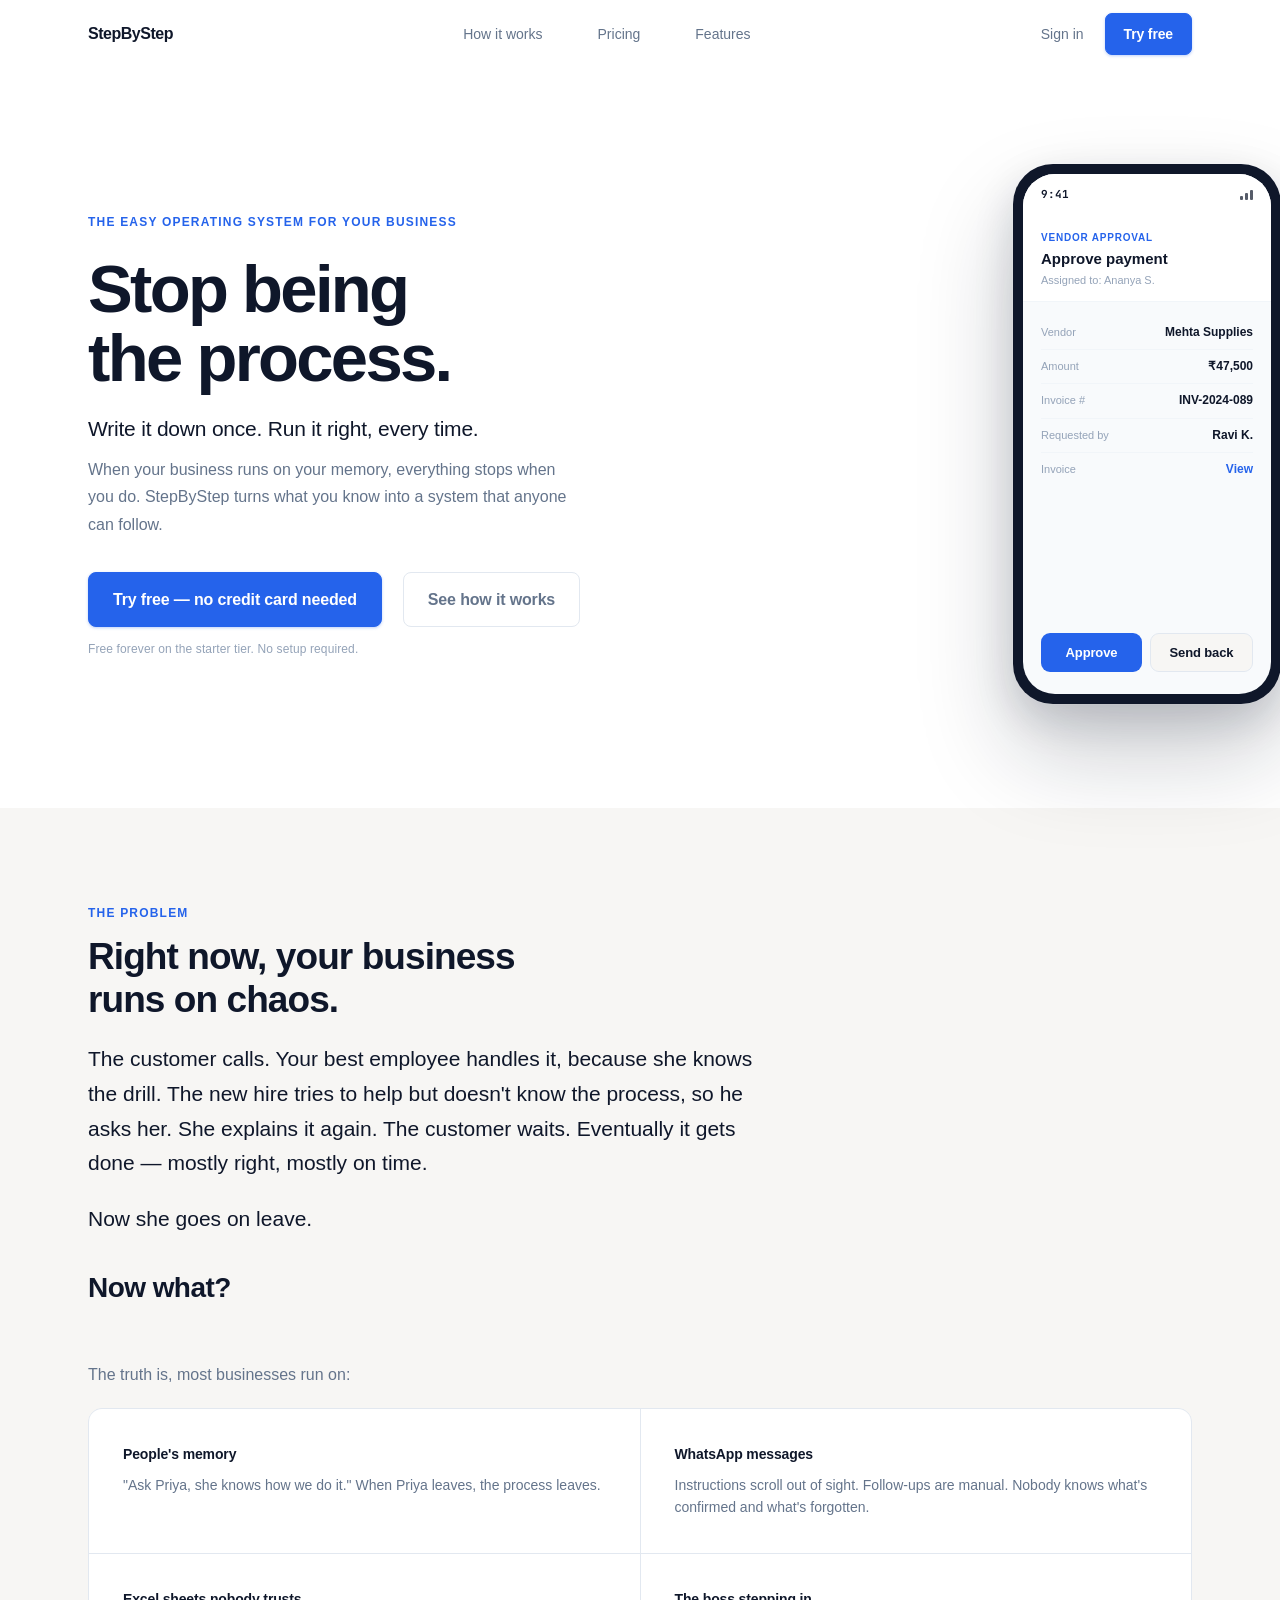
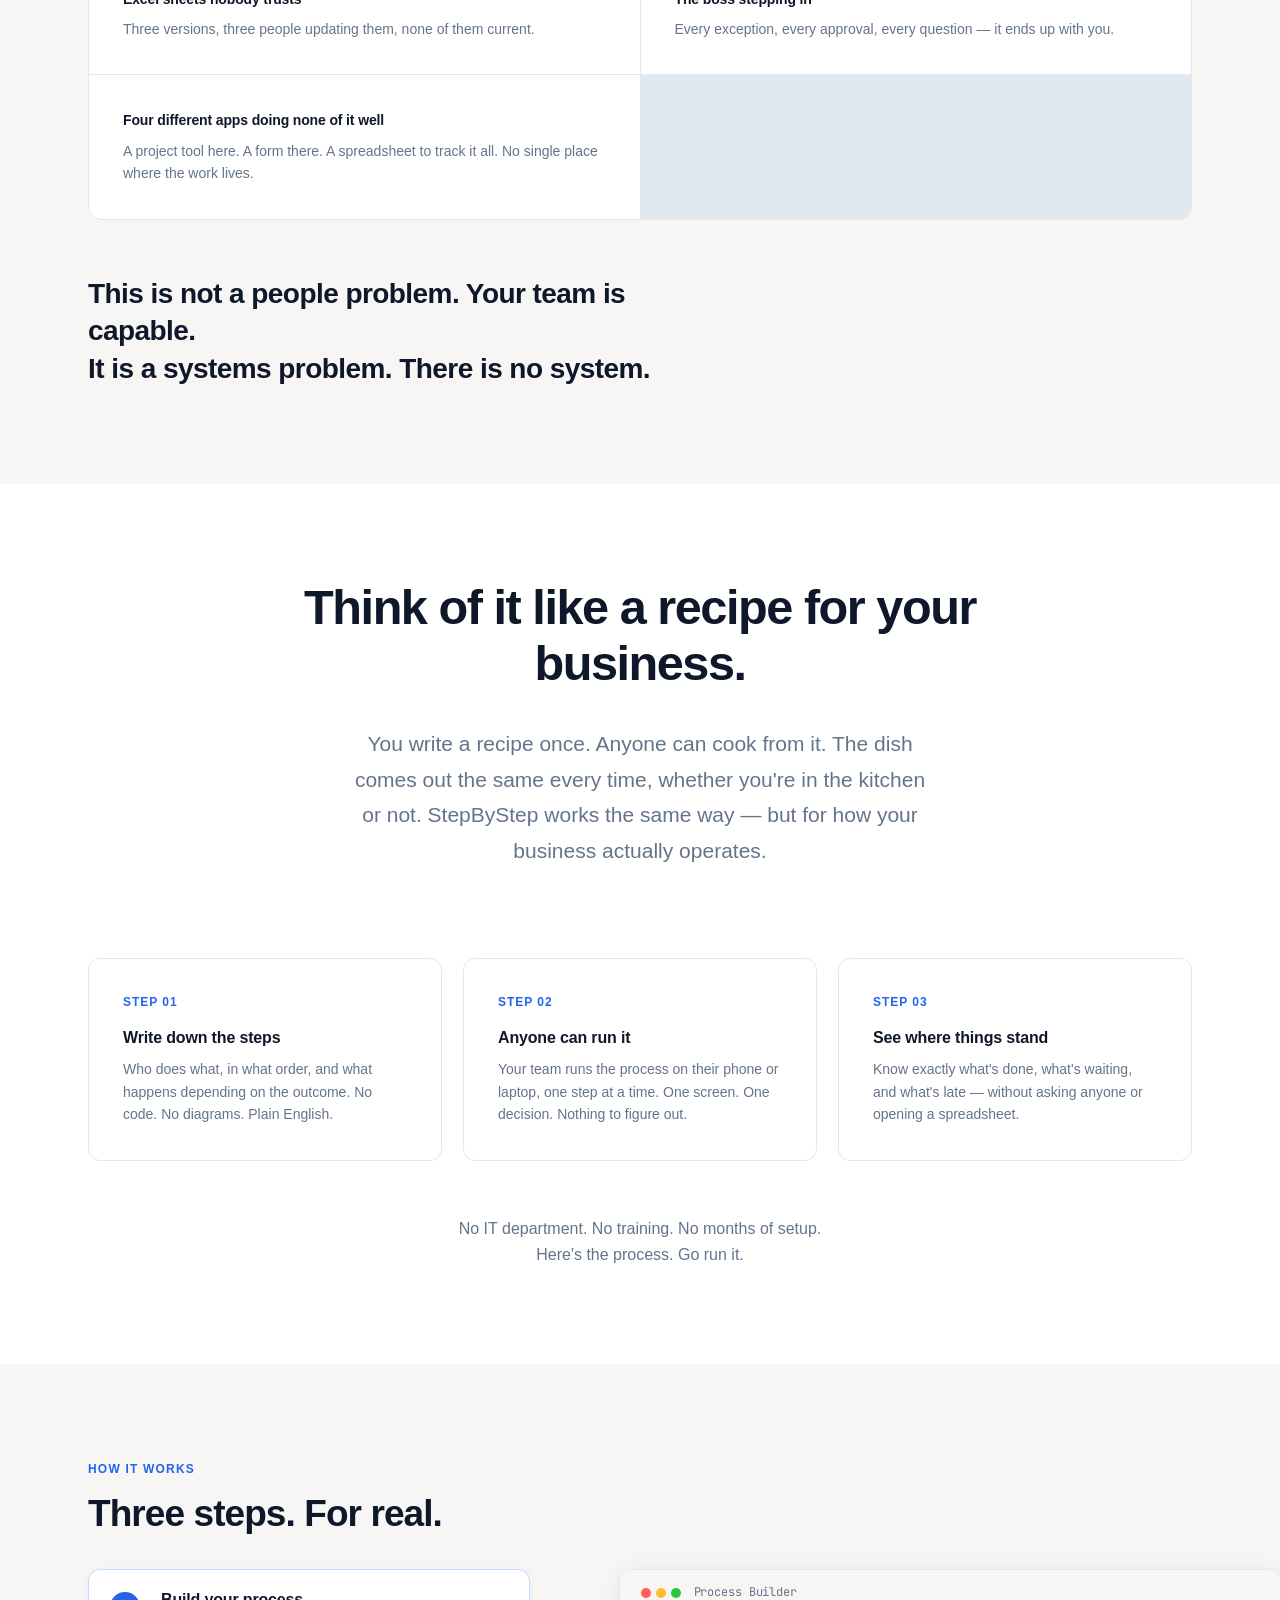
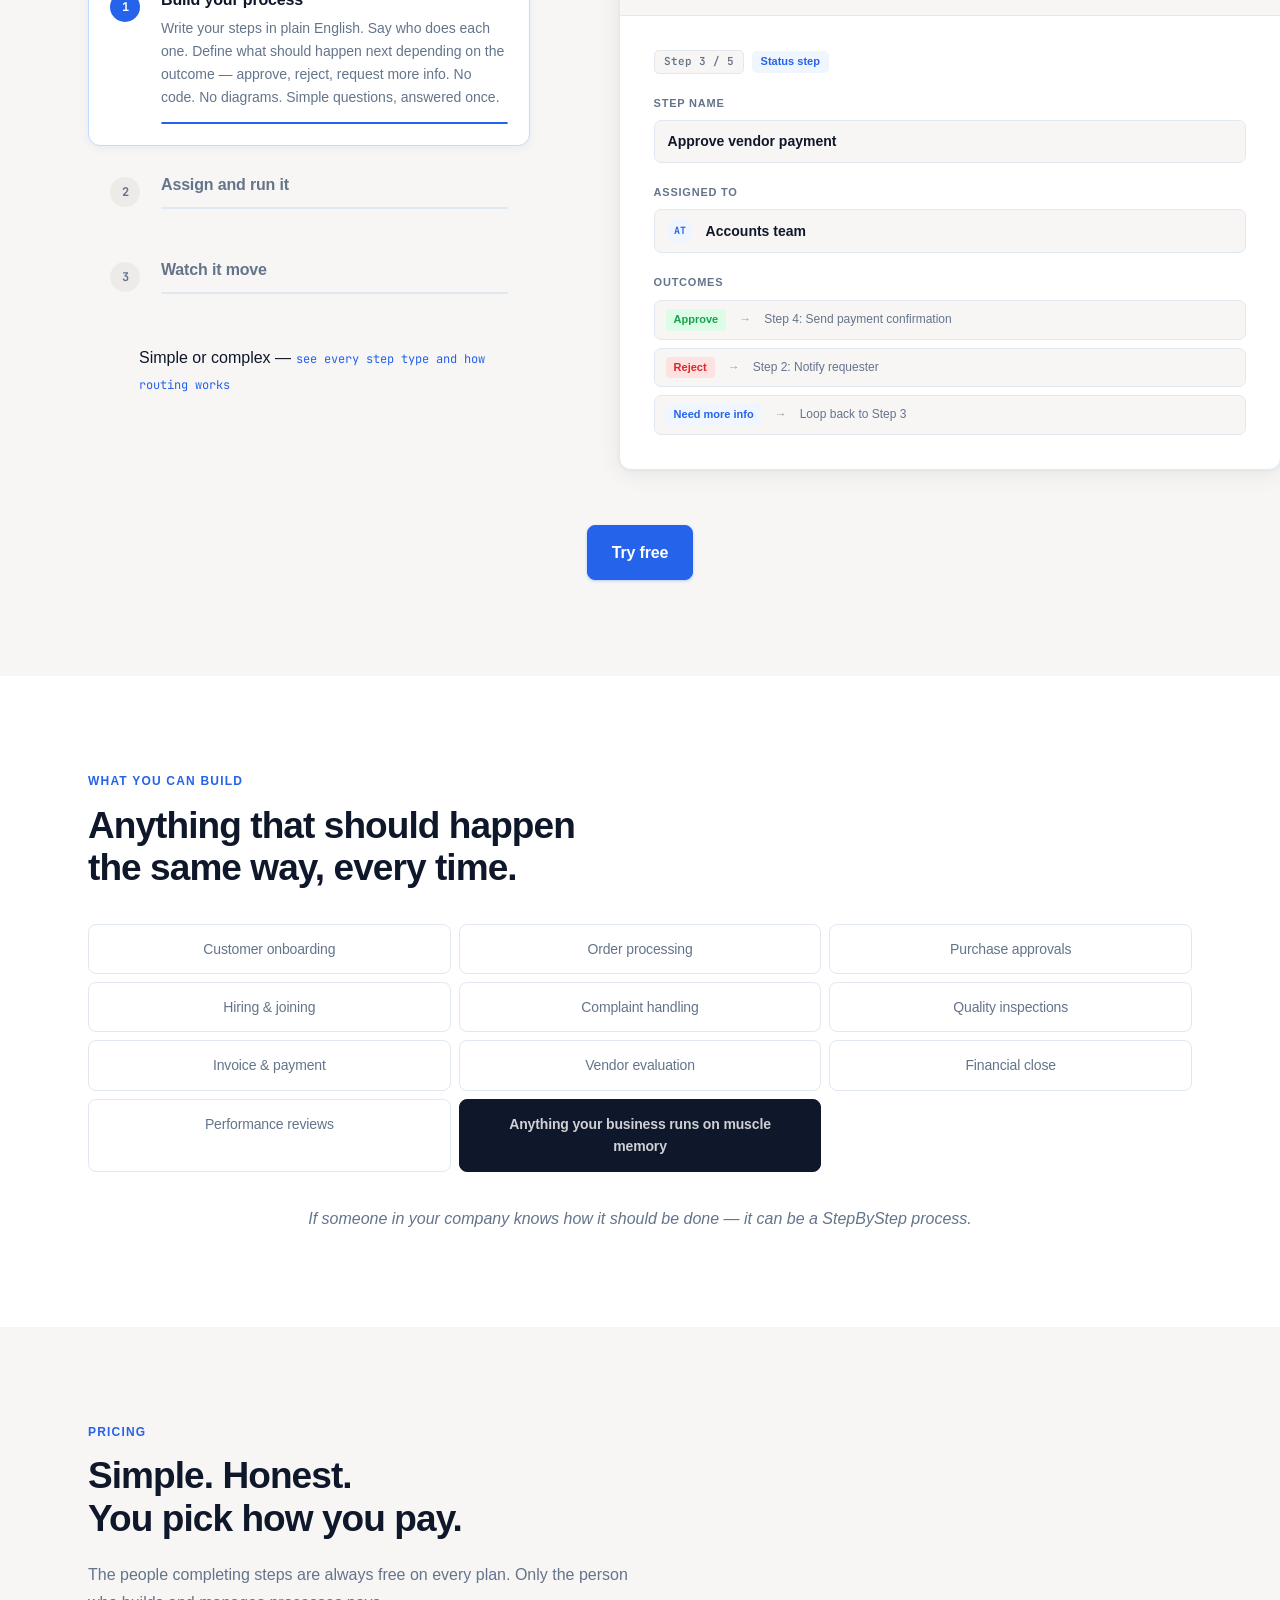
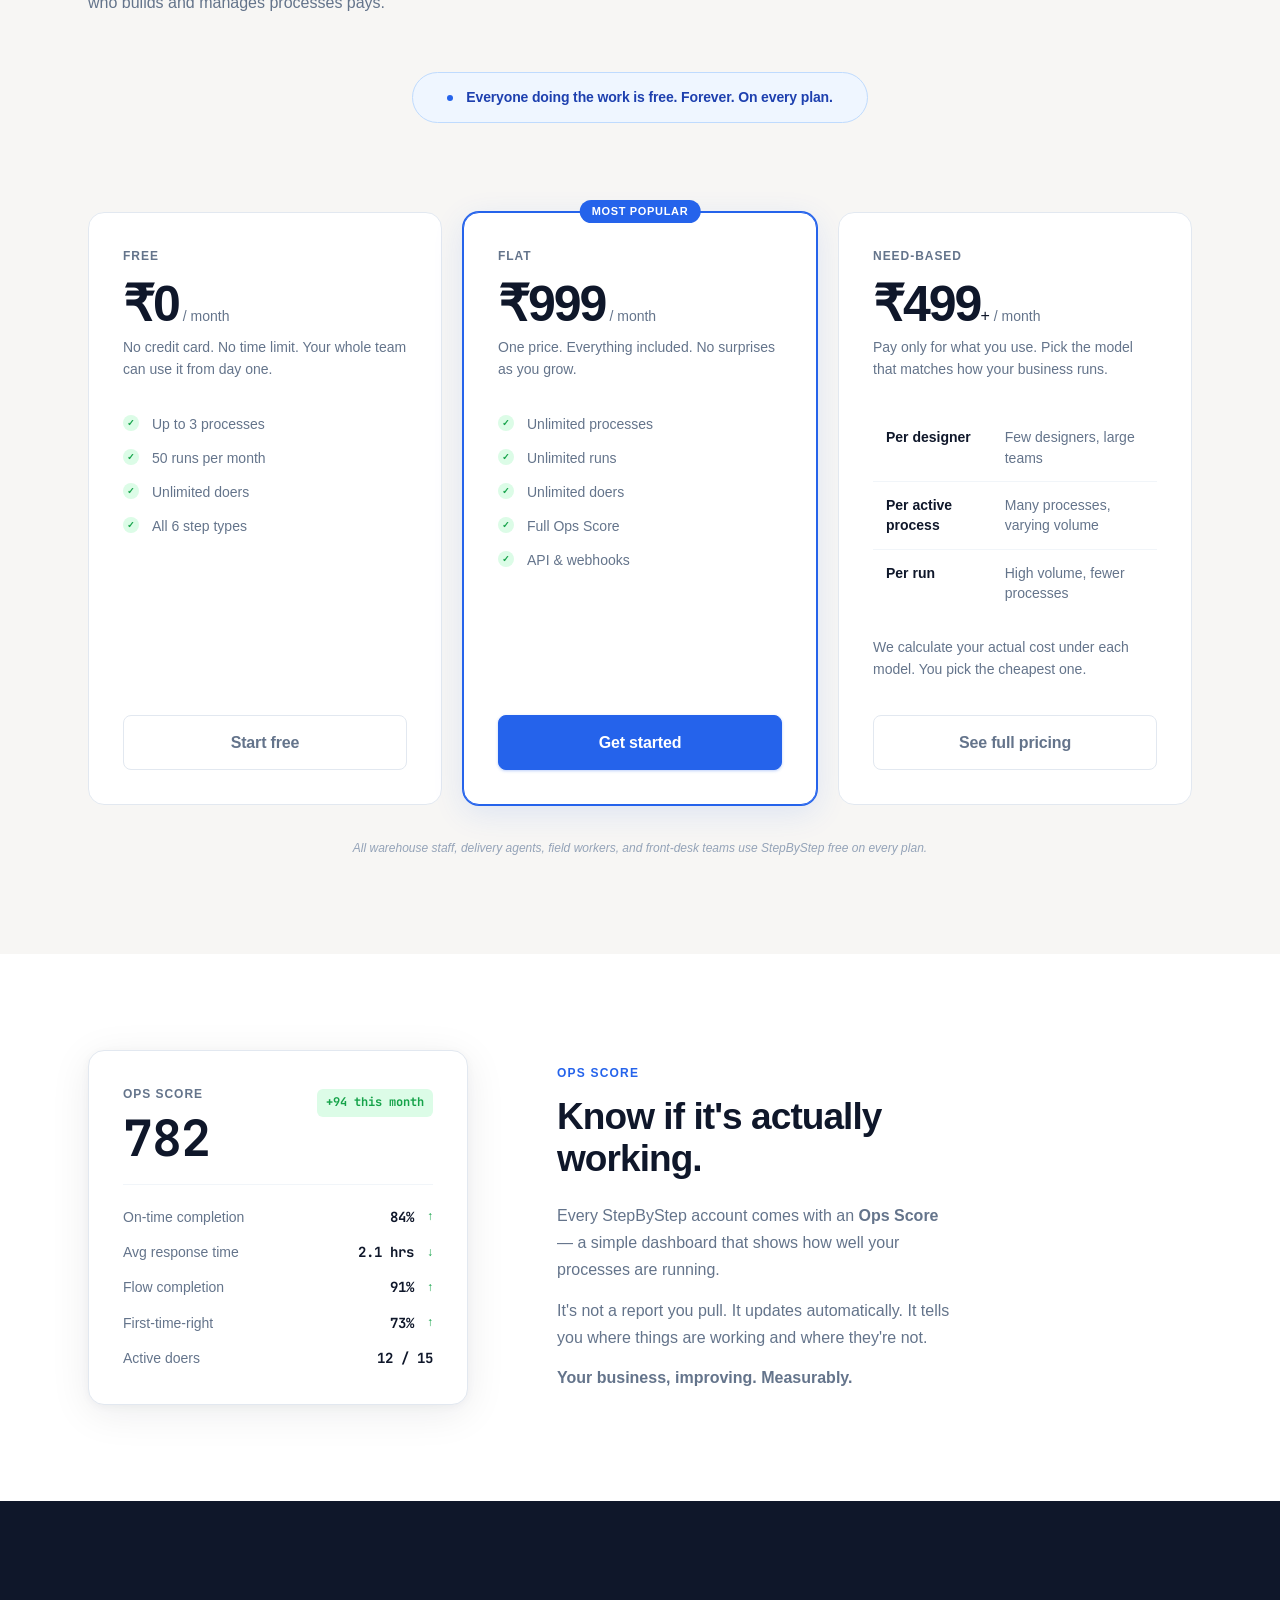
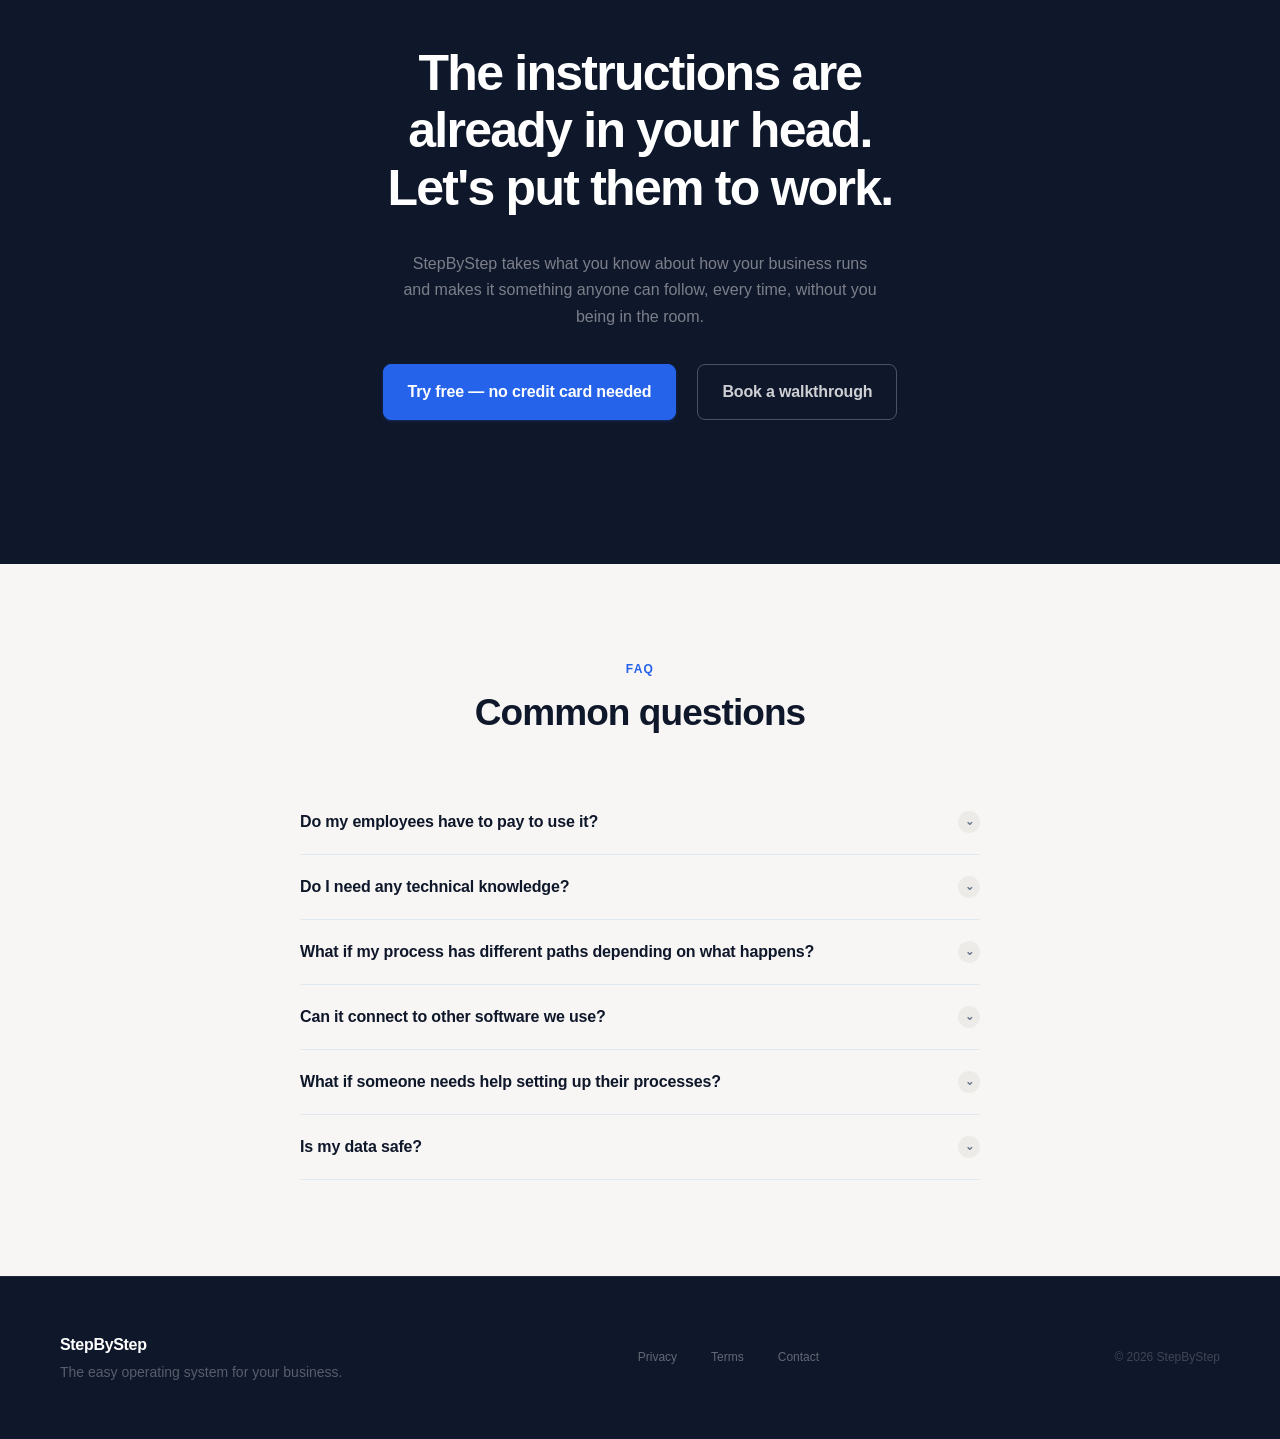
<file: index.html>
<!DOCTYPE html>
<html lang="en">
<head>
  <meta charset="UTF-8">
  <meta name="viewport" content="width=device-width, initial-scale=1.0">
  <title>StepByStep — The easy operating system for your business</title>
  <meta name="description" content="Turn what you know into a system anyone can follow. Write your processes once. Your team runs them right, every time.">
  <link rel="preconnect" href="https://api.fontshare.com">
  <link href="https://api.fontshare.com/v2/css?f[]=satoshi@400,500,600,700&display=swap" rel="stylesheet">
  <link rel="preconnect" href="https://fonts.googleapis.com">
  <link rel="preconnect" href="https://fonts.gstatic.com" crossorigin>
  <link href="https://fonts.googleapis.com/css2?family=JetBrains+Mono:wght@400;700&display=swap" rel="stylesheet">
  <link rel="stylesheet" href="assets/css/styles.css">
</head>
<body>

<!-- ============================================================
     NAV
     ============================================================ -->
<nav class="nav" aria-label="Main navigation">
  <div class="nav-inner">
    <a href="index.html" class="nav-logo">StepByStep</a>
    <div class="nav-links">
      <a href="#how-it-works">How it works</a>
      <a href="#pricing">Pricing</a>
      <a href="features.html">Features</a>
    </div>
    <div class="nav-right">
      <a href="#" class="nav-signin">Sign in</a>
      <a href="#" class="btn btn-primary btn-sm">Try free</a>
      <button class="nav-hamburger" aria-label="Open menu" aria-expanded="false">
        <span></span><span></span><span></span>
      </button>
    </div>
  </div>
</nav>

<div class="nav-mobile" role="dialog" aria-label="Navigation">
  <a href="#how-it-works">How it works</a>
  <a href="#pricing">Pricing</a>
  <a href="features.html">Features</a>
  <a href="#">Sign in</a>
  <a href="#" class="btn btn-primary" style="margin-top: 8px;">Try free</a>
</div>


<!-- ============================================================
     HERO
     ============================================================ -->
<section class="hero bg-white">
  <div class="container">
    <div class="hero-inner">

      <div class="hero-copy">
        <span class="hero-eyebrow">The easy operating system for your business</span>
        <h1 class="hero-headline">Stop being<br>the process.</h1>
        <p class="hero-sub">Write it down once. Run it right, every time.</p>
        <p class="hero-body">
          When your business runs on your memory, everything stops when you do.
          StepByStep turns what you know into a system that anyone can follow.
        </p>
        <div class="cta-group">
          <a href="#" class="btn btn-primary">Try free — no credit card needed</a>
          <a href="#how-it-works" class="btn btn-secondary">See how it works</a>
        </div>
        <p class="hero-cta-note">Free forever on the starter tier. No setup required.</p>
      </div>

      <div class="hero-visual">
        <div class="phone-frame">
          <div class="phone-screen">
            <div class="phone-status-bar">
              <span class="phone-time">9:41</span>
              <div class="phone-signal">
                <span></span><span></span><span></span>
              </div>
            </div>
            <div class="doer-step-screen">
              <div class="doer-step-header">
                <div class="doer-process-label">Vendor Approval</div>
                <div class="doer-step-title">Approve payment</div>
                <div class="doer-assigned">Assigned to: Ananya S.</div>
              </div>
              <div class="doer-context">
                <div class="context-row">
                  <span class="context-label">Vendor</span>
                  <span class="context-value">Mehta Supplies</span>
                </div>
                <div class="context-row">
                  <span class="context-label">Amount</span>
                  <span class="context-value">&#8377;47,500</span>
                </div>
                <div class="context-row">
                  <span class="context-label">Invoice #</span>
                  <span class="context-value">INV-2024-089</span>
                </div>
                <div class="context-row">
                  <span class="context-label">Requested by</span>
                  <span class="context-value">Ravi K.</span>
                </div>
                <div class="context-row">
                  <span class="context-label">Invoice</span>
                  <span class="context-value is-link">View</span>
                </div>
              </div>
              <div class="doer-actions">
                <button class="doer-btn doer-btn-primary">Approve</button>
                <button class="doer-btn doer-btn-ghost">Send back</button>
              </div>
            </div>
          </div>
        </div>
      </div>

    </div>
  </div>
</section>


<!-- ============================================================
     PROBLEM
     ============================================================ -->
<section class="bg-warm section-pad" id="problem">
  <div class="container">
    <div class="section-label">The problem</div>
    <h2 class="section-headline">Right now, your business<br>runs on chaos.</h2>

    <div class="problem-story">
      <p>The customer calls. Your best employee handles it, because she knows the drill. The new hire tries to help but doesn't know the process, so he asks her. She explains it again. The customer waits. Eventually it gets done — mostly right, mostly on time.</p>
      <p>Now she goes on leave.</p>
    </div>
    <div class="problem-scene-break">Now what?</div>

    <p class="problem-intro">The truth is, most businesses run on:</p>

    <div class="problem-grid">
      <div class="problem-card">
        <div class="problem-card-title">People's memory</div>
        <p>"Ask Priya, she knows how we do it." When Priya leaves, the process leaves.</p>
      </div>
      <div class="problem-card">
        <div class="problem-card-title">WhatsApp messages</div>
        <p>Instructions scroll out of sight. Follow-ups are manual. Nobody knows what's confirmed and what's forgotten.</p>
      </div>
      <div class="problem-card">
        <div class="problem-card-title">Excel sheets nobody trusts</div>
        <p>Three versions, three people updating them, none of them current.</p>
      </div>
      <div class="problem-card">
        <div class="problem-card-title">The boss stepping in</div>
        <p>Every exception, every approval, every question — it ends up with you.</p>
      </div>
      <div class="problem-card">
        <div class="problem-card-title">Four different apps doing none of it well</div>
        <p>A project tool here. A form there. A spreadsheet to track it all. No single place where the work lives.</p>
      </div>
    </div>

    <p class="problem-close">
      This is not a people problem. Your team is capable.<br>
      It is a systems problem. There is no system.
    </p>
  </div>
</section>


<!-- ============================================================
     WHAT IT IS
     ============================================================ -->
<section class="bg-white section-pad" id="what-it-is">
  <div class="container">
    <p class="recipe-quote">Think of it like a recipe for your business.</p>
    <p class="recipe-body">
      You write a recipe once. Anyone can cook from it. The dish comes out the same every time,
      whether you're in the kitchen or not. StepByStep works the same way — but for how your
      business actually operates.
    </p>

    <div class="recipe-pillars">
      <div class="pillar">
        <div class="pillar-step">Step 01</div>
        <div class="pillar-title">Write down the steps</div>
        <p>Who does what, in what order, and what happens depending on the outcome. No code. No diagrams. Plain English.</p>
      </div>
      <div class="pillar">
        <div class="pillar-step">Step 02</div>
        <div class="pillar-title">Anyone can run it</div>
        <p>Your team runs the process on their phone or laptop, one step at a time. One screen. One decision. Nothing to figure out.</p>
      </div>
      <div class="pillar">
        <div class="pillar-step">Step 03</div>
        <div class="pillar-title">See where things stand</div>
        <p>Know exactly what's done, what's waiting, and what's late — without asking anyone or opening a spreadsheet.</p>
      </div>
    </div>

    <p class="recipe-close">
      No IT department. No training. No months of setup.<br>Here's the process. Go run it.
    </p>
  </div>
</section>


<!-- ============================================================
     HOW IT WORKS
     ============================================================ -->
<section class="bg-warm section-pad" id="how-it-works">
  <div class="container">
    <div class="section-label">How it works</div>
    <h2 class="section-headline">Three steps. For real.</h2>

    <div class="hiw-layout">

      <div class="hiw-steps">

        <button class="hiw-tab">
          <div class="hiw-tab-num">1</div>
          <div class="hiw-tab-content" style="flex:1;">
            <div class="hiw-tab-title">Build your process</div>
            <div class="hiw-tab-desc">
              Write your steps in plain English. Say who does each one. Define what should happen
              next depending on the outcome — approve, reject, request more info. No code. No diagrams. Simple questions, answered once.
            </div>
            <div class="hiw-progress"><div class="hiw-progress-fill"></div></div>
          </div>
        </button>

        <button class="hiw-tab">
          <div class="hiw-tab-num">2</div>
          <div class="hiw-tab-content" style="flex:1;">
            <div class="hiw-tab-title">Assign and run it</div>
            <div class="hiw-tab-desc">
              Give a process to someone, or trigger it yourself. Each person sees only their
              current step — what they need to do, what information they have, and what their
              options are. Nothing else. No confusion.
            </div>
            <div class="hiw-progress"><div class="hiw-progress-fill"></div></div>
          </div>
        </button>

        <button class="hiw-tab">
          <div class="hiw-tab-num">3</div>
          <div class="hiw-tab-content" style="flex:1;">
            <div class="hiw-tab-title">Watch it move</div>
            <div class="hiw-tab-desc">
              See every active run at a glance. What's done. What's waiting. What's late.
              Where it's stuck. You never have to chase anyone — the system shows you everything.
            </div>
            <div class="hiw-progress"><div class="hiw-progress-fill"></div></div>
          </div>
        </button>

        <p class="hiw-link">
          Simple or complex — <a href="features.html">see every step type and how routing works</a>
        </p>

      </div>

      <div class="hiw-panels">

        <!-- Panel 1: Process Builder -->
        <div class="hiw-panel">
          <div class="mockup-card">
            <div class="mockup-bar">
              <div class="mockup-dots">
                <div class="mockup-dot"></div>
                <div class="mockup-dot"></div>
                <div class="mockup-dot"></div>
              </div>
              <span class="mockup-bar-label">Process Builder</span>
            </div>
            <div class="builder-body">
              <div style="display:flex; gap:8px; align-items:center;">
                <span style="font-size:11px; background:var(--warm-gray); border:1px solid var(--border); color:var(--text-muted); padding:2px 9px; border-radius:5px; font-weight:600; font-family:'JetBrains Mono',monospace;">Step 3 / 5</span>
                <span style="font-size:11px; background:var(--accent-light); color:var(--accent); padding:2px 9px; border-radius:5px; font-weight:700;">Status step</span>
              </div>

              <div class="builder-field">
                <div class="builder-field-label">Step name</div>
                <div class="builder-input-sim">Approve vendor payment</div>
              </div>

              <div class="builder-field">
                <div class="builder-field-label">Assigned to</div>
                <div class="builder-assignee">
                  <div class="assignee-avatar">AT</div>
                  <span class="assignee-name">Accounts team</span>
                </div>
              </div>

              <div class="builder-field">
                <div class="builder-field-label">Outcomes</div>
                <div class="builder-outcomes">
                  <div class="outcome-row">
                    <span class="outcome-badge approve">Approve</span>
                    <span class="outcome-arrow">&#8594;</span>
                    <span class="outcome-dest">Step 4: Send payment confirmation</span>
                  </div>
                  <div class="outcome-row">
                    <span class="outcome-badge reject">Reject</span>
                    <span class="outcome-arrow">&#8594;</span>
                    <span class="outcome-dest">Step 2: Notify requester</span>
                  </div>
                  <div class="outcome-row">
                    <span class="outcome-badge more">Need more info</span>
                    <span class="outcome-arrow">&#8594;</span>
                    <span class="outcome-dest">Loop back to Step 3</span>
                  </div>
                </div>
              </div>
            </div>
          </div>
        </div>

        <!-- Panel 2: Doer view -->
        <div class="hiw-panel">
          <div style="display:flex; justify-content:center;">
            <div class="phone-frame" style="width:248px;">
              <div class="phone-screen" style="min-height:480px;">
                <div class="phone-status-bar">
                  <span class="phone-time">9:41</span>
                  <div class="phone-signal"><span></span><span></span><span></span></div>
                </div>
                <div class="doer-step-screen">
                  <div style="background:var(--accent); padding:9px 16px; display:flex; align-items:center; justify-content:space-between;">
                    <span style="font-size:11px; font-weight:600; color:rgba(255,255,255,0.85);">1 step needs your action</span>
                    <span style="width:7px; height:7px; background:white; border-radius:50%; opacity:0.9;"></span>
                  </div>
                  <div class="doer-step-header">
                    <div class="doer-process-label">Vendor Approval</div>
                    <div class="doer-step-title">Approve vendor payment</div>
                    <div class="doer-assigned">Assigned to: Ananya S.</div>
                  </div>
                  <div class="doer-context">
                    <div class="context-row">
                      <span class="context-label">Vendor</span>
                      <span class="context-value">Mehta Supplies</span>
                    </div>
                    <div class="context-row">
                      <span class="context-label">Amount</span>
                      <span class="context-value">&#8377;47,500</span>
                    </div>
                    <div class="context-row">
                      <span class="context-label">Invoice</span>
                      <span class="context-value is-link">View</span>
                    </div>
                  </div>
                  <div style="padding:0 16px 8px; font-size:11px; color:var(--text-muted); line-height:1.5;">
                    This is the only step you need to action right now.
                  </div>
                  <div class="doer-actions" style="margin-top:auto;">
                    <button class="doer-btn doer-btn-primary">Approve</button>
                    <button class="doer-btn doer-btn-ghost">Send back</button>
                  </div>
                </div>
              </div>
            </div>
          </div>
        </div>

        <!-- Panel 3: Tracker -->
        <div class="hiw-panel">
          <div class="mockup-card">
            <div class="mockup-bar">
              <div class="mockup-dots">
                <div class="mockup-dot"></div>
                <div class="mockup-dot"></div>
                <div class="mockup-dot"></div>
              </div>
              <span class="mockup-bar-label">Run Tracker</span>
            </div>
            <div class="tracker-body">
              <div class="tracker-header">
                <span class="tracker-header-label">Active runs</span>
                <span class="tracker-badge">6 total</span>
              </div>
              <div class="run-list">
                <div class="run-row">
                  <div class="run-dot done"></div>
                  <div class="run-info">
                    <div class="run-name">Vendor payment &mdash; Mehta Supplies</div>
                    <div class="run-sub">Completed 14 min ago</div>
                  </div>
                  <span class="run-badge done">Done</span>
                </div>
                <div class="run-row">
                  <div class="run-dot done"></div>
                  <div class="run-info">
                    <div class="run-name">Customer onboarding &mdash; Raj Kumar</div>
                    <div class="run-sub">Completed today</div>
                  </div>
                  <span class="run-badge done">Done</span>
                </div>
                <div class="run-row">
                  <div class="run-dot active"></div>
                  <div class="run-info">
                    <div class="run-name">Order fulfillment &mdash; #1047</div>
                    <div class="run-sub">Step 2 of 4 &middot; In progress</div>
                  </div>
                  <span class="run-badge active">Running</span>
                </div>
                <div class="run-row">
                  <div class="run-dot warning"></div>
                  <div class="run-info">
                    <div class="run-name">Expense approval &mdash; Priya S.</div>
                    <div class="run-sub">Due in 45 min</div>
                  </div>
                  <span class="run-badge warning">Due soon</span>
                </div>
                <div class="run-row">
                  <div class="run-dot active"></div>
                  <div class="run-info">
                    <div class="run-name">Quality check &mdash; Batch #22</div>
                    <div class="run-sub">Step 1 of 3</div>
                  </div>
                  <span class="run-badge active">Running</span>
                </div>
                <div class="run-row">
                  <div class="run-dot late"></div>
                  <div class="run-info">
                    <div class="run-name">Invoice review &mdash; Sharma &amp; Co.</div>
                    <div class="run-sub">Waiting on: Deepa M.</div>
                  </div>
                  <span class="run-badge late">3 days late</span>
                </div>
              </div>
            </div>
          </div>
        </div>

      </div>
    </div>

    <div style="text-align:center; margin-top:var(--s6);">
      <a href="#" class="btn btn-primary">Try free</a>
    </div>

  </div>
</section>


<!-- ============================================================
     USE CASES
     ============================================================ -->
<section class="bg-white section-pad" id="use-cases">
  <div class="container">
    <div class="section-label">What you can build</div>
    <h2 class="section-headline">Anything that should happen<br>the same way, every time.</h2>

    <div class="usecase-grid" style="margin-top:var(--s5);">
      <div class="usecase-pill">Customer onboarding</div>
      <div class="usecase-pill">Order processing</div>
      <div class="usecase-pill">Purchase approvals</div>
      <div class="usecase-pill">Hiring &amp; joining</div>
      <div class="usecase-pill">Complaint handling</div>
      <div class="usecase-pill">Quality inspections</div>
      <div class="usecase-pill">Invoice &amp; payment</div>
      <div class="usecase-pill">Vendor evaluation</div>
      <div class="usecase-pill">Financial close</div>
      <div class="usecase-pill">Performance reviews</div>
      <div class="usecase-pill featured">Anything your business runs on muscle memory</div>
    </div>

    <p class="usecase-close">
      If someone in your company knows how it should be done — it can be a StepByStep process.
    </p>
  </div>
</section>


<!-- ============================================================
     PRICING
     ============================================================ -->
<section class="bg-warm section-pad" id="pricing">
  <div class="container">
    <div class="section-label">Pricing</div>
    <h2 class="section-headline">Simple. Honest.<br>You pick how you pay.</h2>

    <p class="section-body" style="margin-bottom:var(--s6);">
      The people completing steps are always free on every plan. Only the person who
      builds and manages processes pays.
    </p>

    <div class="pricing-doers-badge">
      <div class="pricing-doers-badge-inner">
        <span class="pricing-dot"></span>
        Everyone doing the work is free. Forever. On every plan.
      </div>
    </div>

    <div class="pricing-grid">

      <!-- Free -->
      <div class="pricing-col">
        <div class="pricing-tier-name">Free</div>
        <div class="pricing-amount">
          <span class="pricing-amount-main">&#8377;0</span>
          <span class="pricing-amount-suffix">/ month</span>
        </div>
        <p class="pricing-sub">No credit card. No time limit. Your whole team can use it from day one.</p>
        <div class="pricing-features">
          <div class="pricing-feature">
            <span class="pricing-feature-check">&#10003;</span>
            Up to 3 processes
          </div>
          <div class="pricing-feature">
            <span class="pricing-feature-check">&#10003;</span>
            50 runs per month
          </div>
          <div class="pricing-feature">
            <span class="pricing-feature-check">&#10003;</span>
            Unlimited doers
          </div>
          <div class="pricing-feature">
            <span class="pricing-feature-check">&#10003;</span>
            All 6 step types
          </div>
        </div>
        <a href="#" class="btn btn-secondary" style="width:100%; justify-content:center;">Start free</a>
      </div>

      <!-- Flat -->
      <div class="pricing-col featured">
        <div class="pricing-recommended">Most popular</div>
        <div class="pricing-tier-name">Flat</div>
        <div class="pricing-amount">
          <span class="pricing-amount-main">&#8377;999</span>
          <span class="pricing-amount-suffix">/ month</span>
        </div>
        <p class="pricing-sub">One price. Everything included. No surprises as you grow.</p>
        <div class="pricing-features">
          <div class="pricing-feature">
            <span class="pricing-feature-check">&#10003;</span>
            Unlimited processes
          </div>
          <div class="pricing-feature">
            <span class="pricing-feature-check">&#10003;</span>
            Unlimited runs
          </div>
          <div class="pricing-feature">
            <span class="pricing-feature-check">&#10003;</span>
            Unlimited doers
          </div>
          <div class="pricing-feature">
            <span class="pricing-feature-check">&#10003;</span>
            Full Ops Score
          </div>
          <div class="pricing-feature">
            <span class="pricing-feature-check">&#10003;</span>
            API &amp; webhooks
          </div>
        </div>
        <a href="#" class="btn btn-primary" style="width:100%; justify-content:center;">Get started</a>
      </div>

      <!-- Need-based -->
      <div class="pricing-col">
        <div class="pricing-tier-name">Need-based</div>
        <div class="pricing-amount">
          <span class="pricing-amount-main">&#8377;499<small style="font-size:var(--text-base); font-weight:500; letter-spacing:0;">+</small></span>
          <span class="pricing-amount-suffix">/ month</span>
        </div>
        <p class="pricing-sub">Pay only for what you use. Pick the model that matches how your business runs.</p>

        <table class="pricing-table" style="margin-bottom:var(--s4);">
          <tbody>
            <tr>
              <td>Per designer</td>
              <td>Few designers, large teams</td>
            </tr>
            <tr>
              <td>Per active process</td>
              <td>Many processes, varying volume</td>
            </tr>
            <tr>
              <td>Per run</td>
              <td>High volume, fewer processes</td>
            </tr>
          </tbody>
        </table>

        <p style="font-size:var(--text-sm); color:var(--text-muted); line-height:1.55; margin-bottom:var(--s5);">
          We calculate your actual cost under each model. You pick the cheapest one.
        </p>

        <a href="features.html#pricing" class="btn btn-secondary" style="width:100%; justify-content:center; margin-top:auto;">See full pricing</a>
      </div>

    </div>

    <p class="pricing-footer-note">All warehouse staff, delivery agents, field workers, and front-desk teams use StepByStep free on every plan.</p>
  </div>
</section>


<!-- ============================================================
     OPS SCORE
     ============================================================ -->
<section class="bg-white section-pad" id="ops-score">
  <div class="container">
    <div class="ops-layout">

      <div class="ops-widget">
        <div class="ops-widget-header">
          <div>
            <div class="ops-label">Ops Score</div>
            <div class="ops-score-num">782</div>
          </div>
          <div class="ops-delta">+94 this month</div>
        </div>
        <div class="ops-metrics">
          <div class="ops-metric">
            <span class="ops-metric-name">On-time completion</span>
            <div class="ops-metric-right">
              <span class="ops-metric-value">84%</span>
              <span class="ops-trend up">&#8593;</span>
            </div>
          </div>
          <div class="ops-metric">
            <span class="ops-metric-name">Avg response time</span>
            <div class="ops-metric-right">
              <span class="ops-metric-value">2.1 hrs</span>
              <span class="ops-trend down">&#8595;</span>
            </div>
          </div>
          <div class="ops-metric">
            <span class="ops-metric-name">Flow completion</span>
            <div class="ops-metric-right">
              <span class="ops-metric-value">91%</span>
              <span class="ops-trend up">&#8593;</span>
            </div>
          </div>
          <div class="ops-metric">
            <span class="ops-metric-name">First-time-right</span>
            <div class="ops-metric-right">
              <span class="ops-metric-value">73%</span>
              <span class="ops-trend up">&#8593;</span>
            </div>
          </div>
          <div class="ops-metric">
            <span class="ops-metric-name">Active doers</span>
            <div class="ops-metric-right">
              <span class="ops-metric-value">12 / 15</span>
            </div>
          </div>
        </div>
      </div>

      <div class="ops-copy">
        <div class="section-label">Ops Score</div>
        <h2 class="section-headline" style="max-width:none;">Know if it's actually working.</h2>
        <p>Every StepByStep account comes with an <strong>Ops Score</strong> — a simple dashboard that shows how well your processes are running.</p>
        <p>It's not a report you pull. It updates automatically. It tells you where things are working and where they're not.</p>
        <p><strong>Your business, improving. Measurably.</strong></p>
      </div>

    </div>
  </div>
</section>


<!-- ============================================================
     FINAL CTA
     ============================================================ -->
<section class="final-cta-section" id="get-started">
  <div class="container" style="max-width:640px;">
    <h2 class="final-cta-headline">
      The instructions are already in your head.<br>Let's put them to work.
    </h2>
    <p class="final-cta-sub">
      StepByStep takes what you know about how your business runs and makes it something anyone can follow, every time, without you being in the room.
    </p>
    <div class="cta-group" style="justify-content:center;">
      <a href="#" class="btn btn-primary">Try free — no credit card needed</a>
      <a href="#" class="btn btn-outline-dark">Book a walkthrough</a>
    </div>
  </div>
</section>


<!-- ============================================================
     FAQ
     ============================================================ -->
<section class="bg-warm section-pad" id="faq">
  <div class="container" style="max-width:800px;">
    <div class="section-label" style="text-align:center;">FAQ</div>
    <h2 class="section-headline" style="text-align:center;">Common questions</h2>

    <div class="faq-list">

      <div class="faq-item">
        <button class="faq-question">
          Do my employees have to pay to use it?
          <span class="faq-chevron">&#8964;</span>
        </button>
        <div class="faq-answer">
          <div class="faq-answer-inner">
            No. Doers — the people completing steps — are always free on every plan. Only the person
            who builds and manages processes pays. Your entire team can run processes at no cost.
          </div>
        </div>
      </div>

      <div class="faq-item">
        <button class="faq-question">
          Do I need any technical knowledge?
          <span class="faq-chevron">&#8964;</span>
        </button>
        <div class="faq-answer">
          <div class="faq-answer-inner">
            None. If you can describe how something should be done in plain English, you can build a
            process in StepByStep. No code, no diagrams, no IT help needed.
          </div>
        </div>
      </div>

      <div class="faq-item">
        <button class="faq-question">
          What if my process has different paths depending on what happens?
          <span class="faq-chevron">&#8964;</span>
        </button>
        <div class="faq-answer">
          <div class="faq-answer-inner">
            That's exactly what StepByStep is built for. You define what happens at every outcome:
            if they approve, go here; if they reject, go there; if they need more info, loop back.
            As simple or as detailed as your process needs to be.
          </div>
        </div>
      </div>

      <div class="faq-item">
        <button class="faq-question">
          Can it connect to other software we use?
          <span class="faq-chevron">&#8964;</span>
        </button>
        <div class="faq-answer">
          <div class="faq-answer-inner">
            Yes. StepByStep has a full REST API, webhooks, and an MCP server — so it can connect
            to your existing tools, trigger processes from external systems, and push step events
            to wherever your team works. Developers can integrate it in a day.
          </div>
        </div>
      </div>

      <div class="faq-item">
        <button class="faq-question">
          What if someone needs help setting up their processes?
          <span class="faq-chevron">&#8964;</span>
        </button>
        <div class="faq-answer">
          <div class="faq-answer-inner">
            We offer a free onboarding walkthrough. You can also start from a template —
            pre-built processes for common business tasks — and customize from there.
          </div>
        </div>
      </div>

      <div class="faq-item">
        <button class="faq-question">
          Is my data safe?
          <span class="faq-chevron">&#8964;</span>
        </button>
        <div class="faq-answer">
          <div class="faq-answer-inner">
            Yes. Your data is stored securely and never shared. You own it. You can export it anytime.
          </div>
        </div>
      </div>

    </div>
  </div>
</section>


<!-- ============================================================
     FOOTER
     ============================================================ -->
<footer class="footer">
  <div class="footer-inner">
    <div>
      <div class="footer-brand">StepByStep</div>
      <div class="footer-tagline">The easy operating system for your business.</div>
    </div>
    <div class="footer-links">
      <a href="#">Privacy</a>
      <a href="#">Terms</a>
      <a href="#">Contact</a>
    </div>
    <div class="footer-copy">&copy; 2026 StepByStep</div>
  </div>
</footer>

<script src="assets/js/main.js"></script>
</body>
</html>
</file>
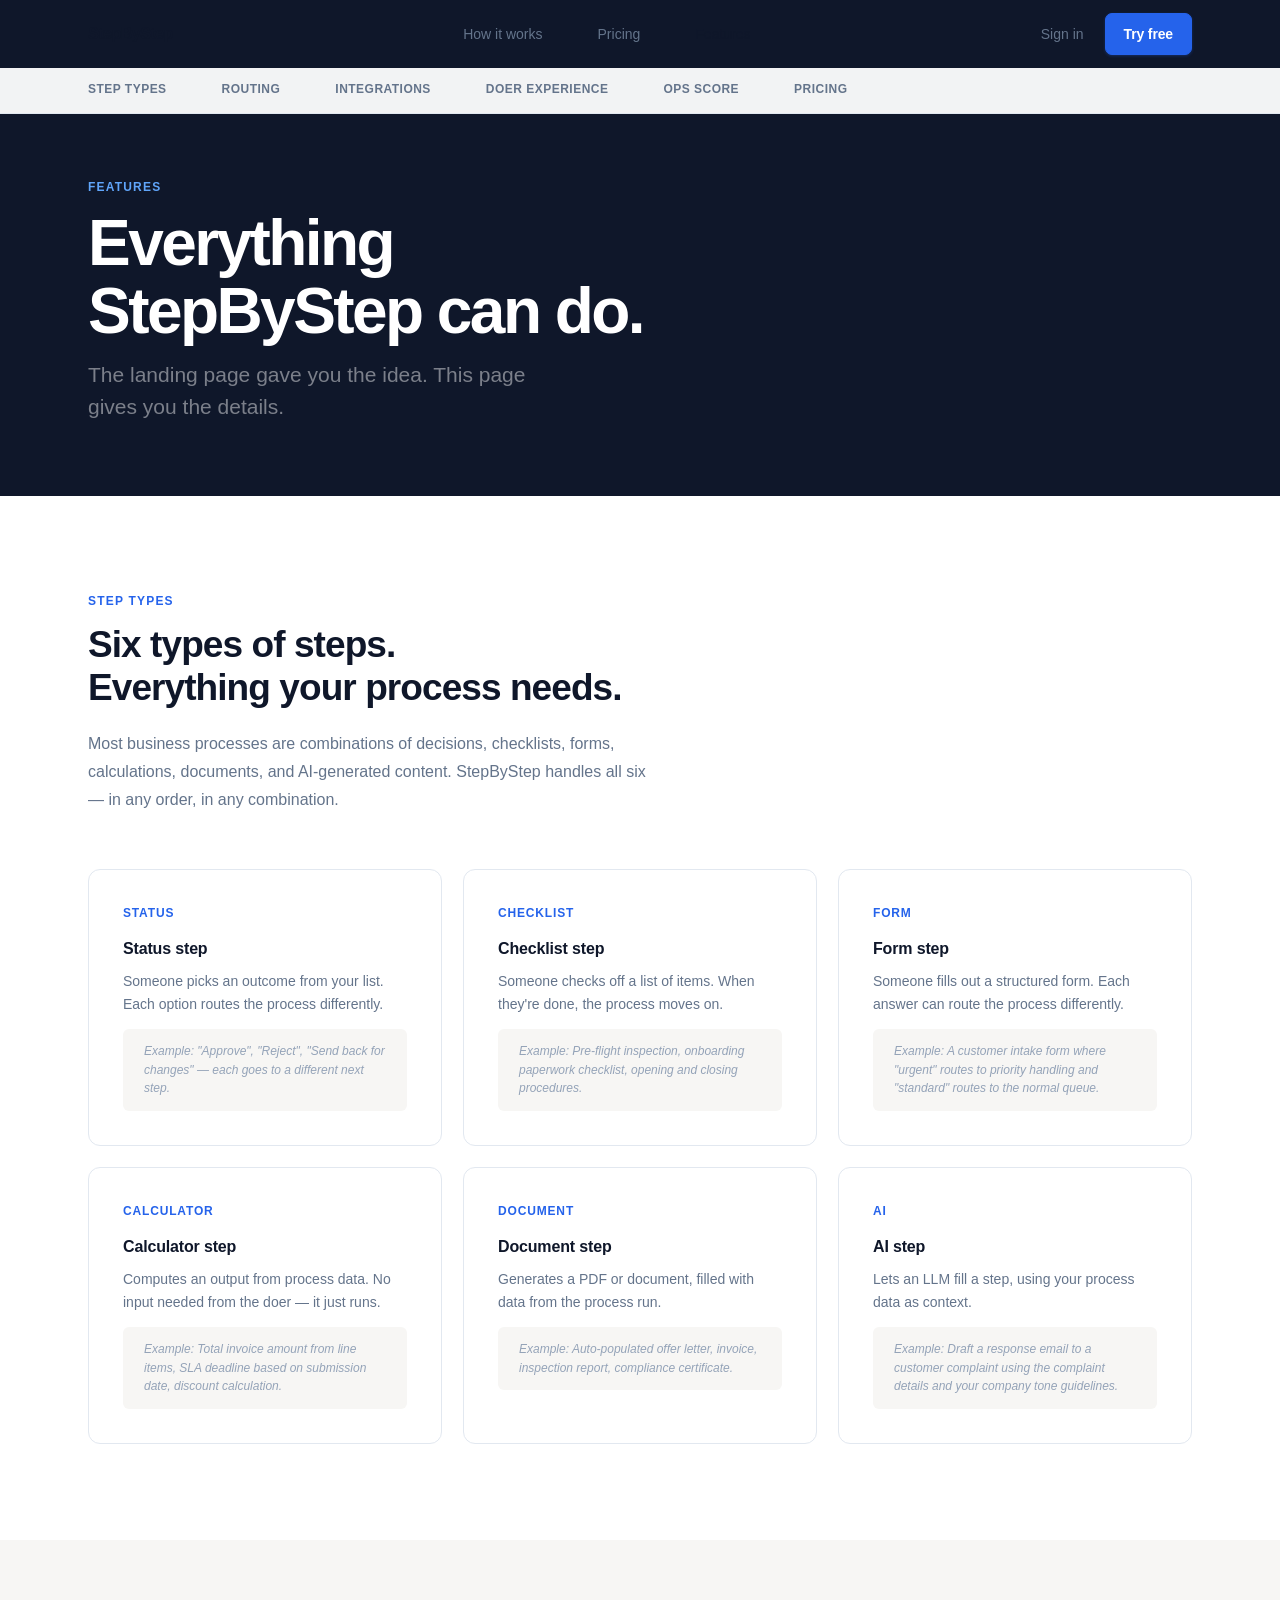
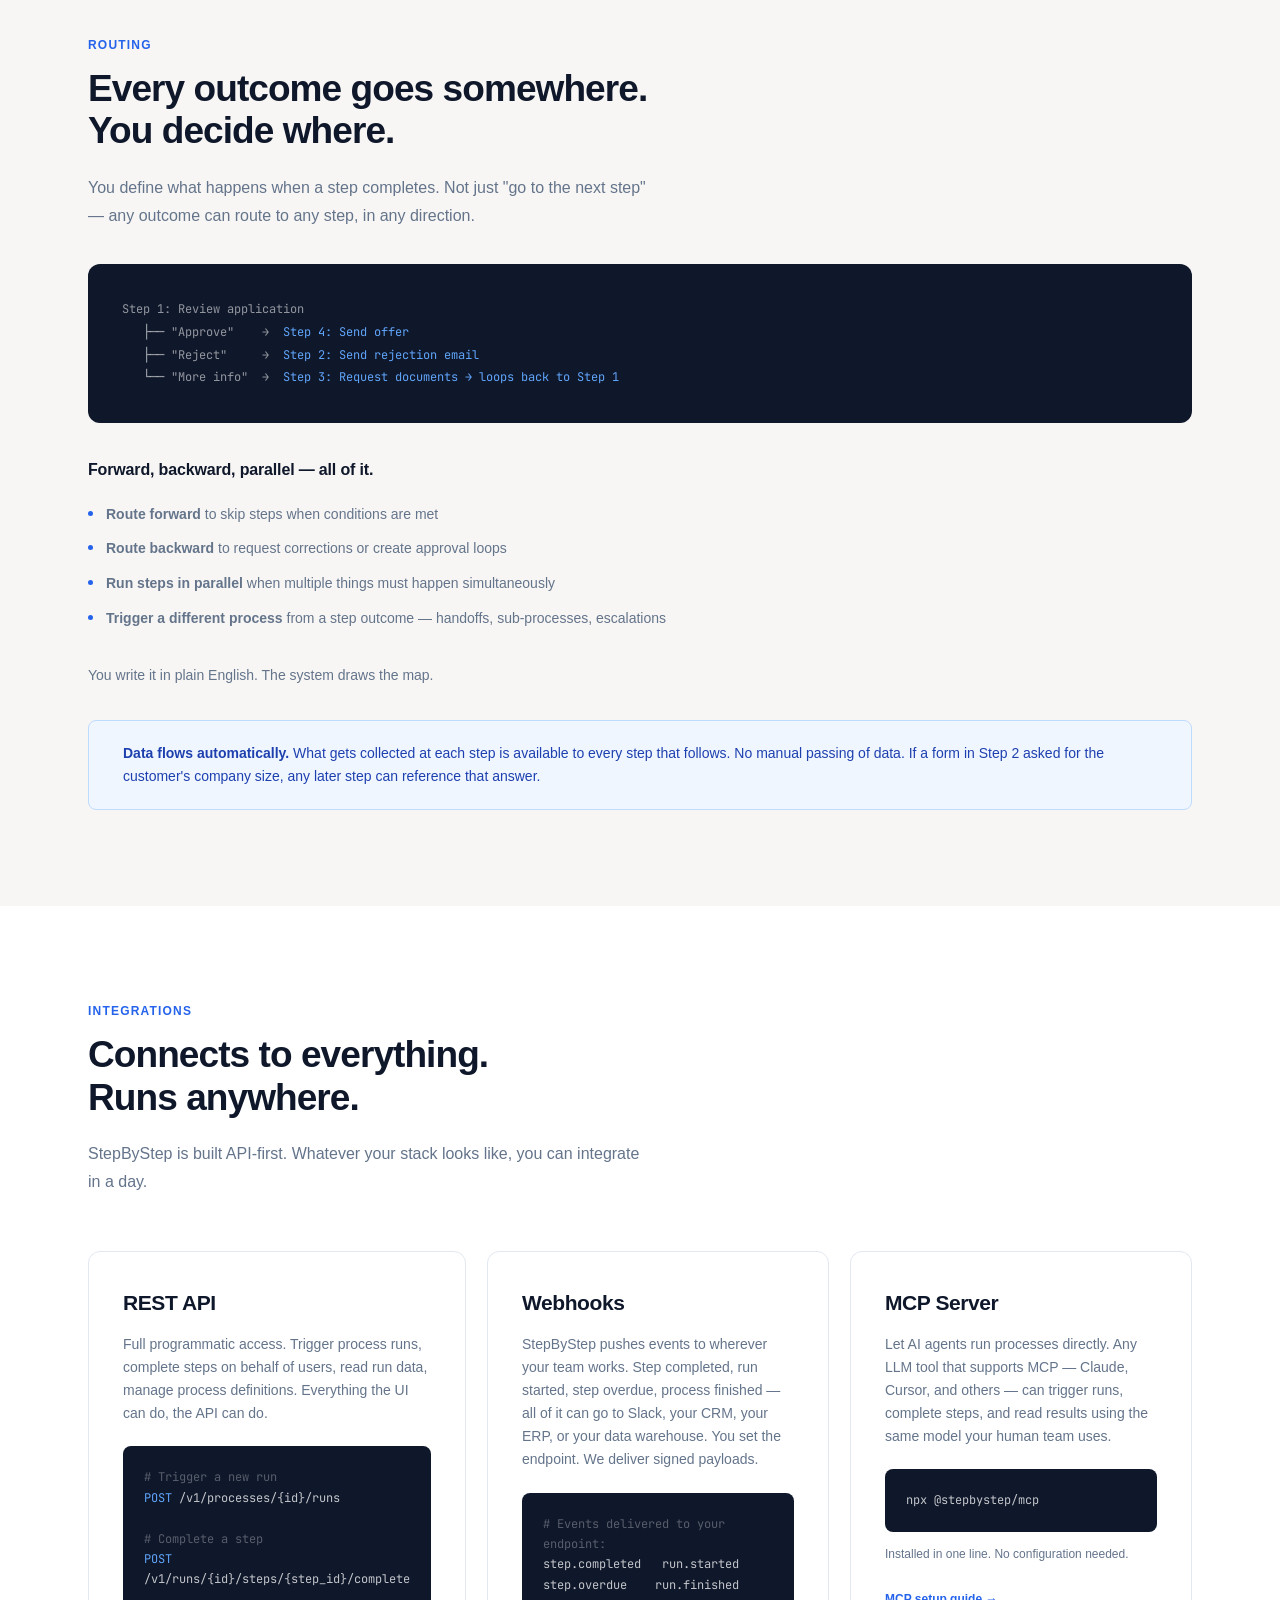
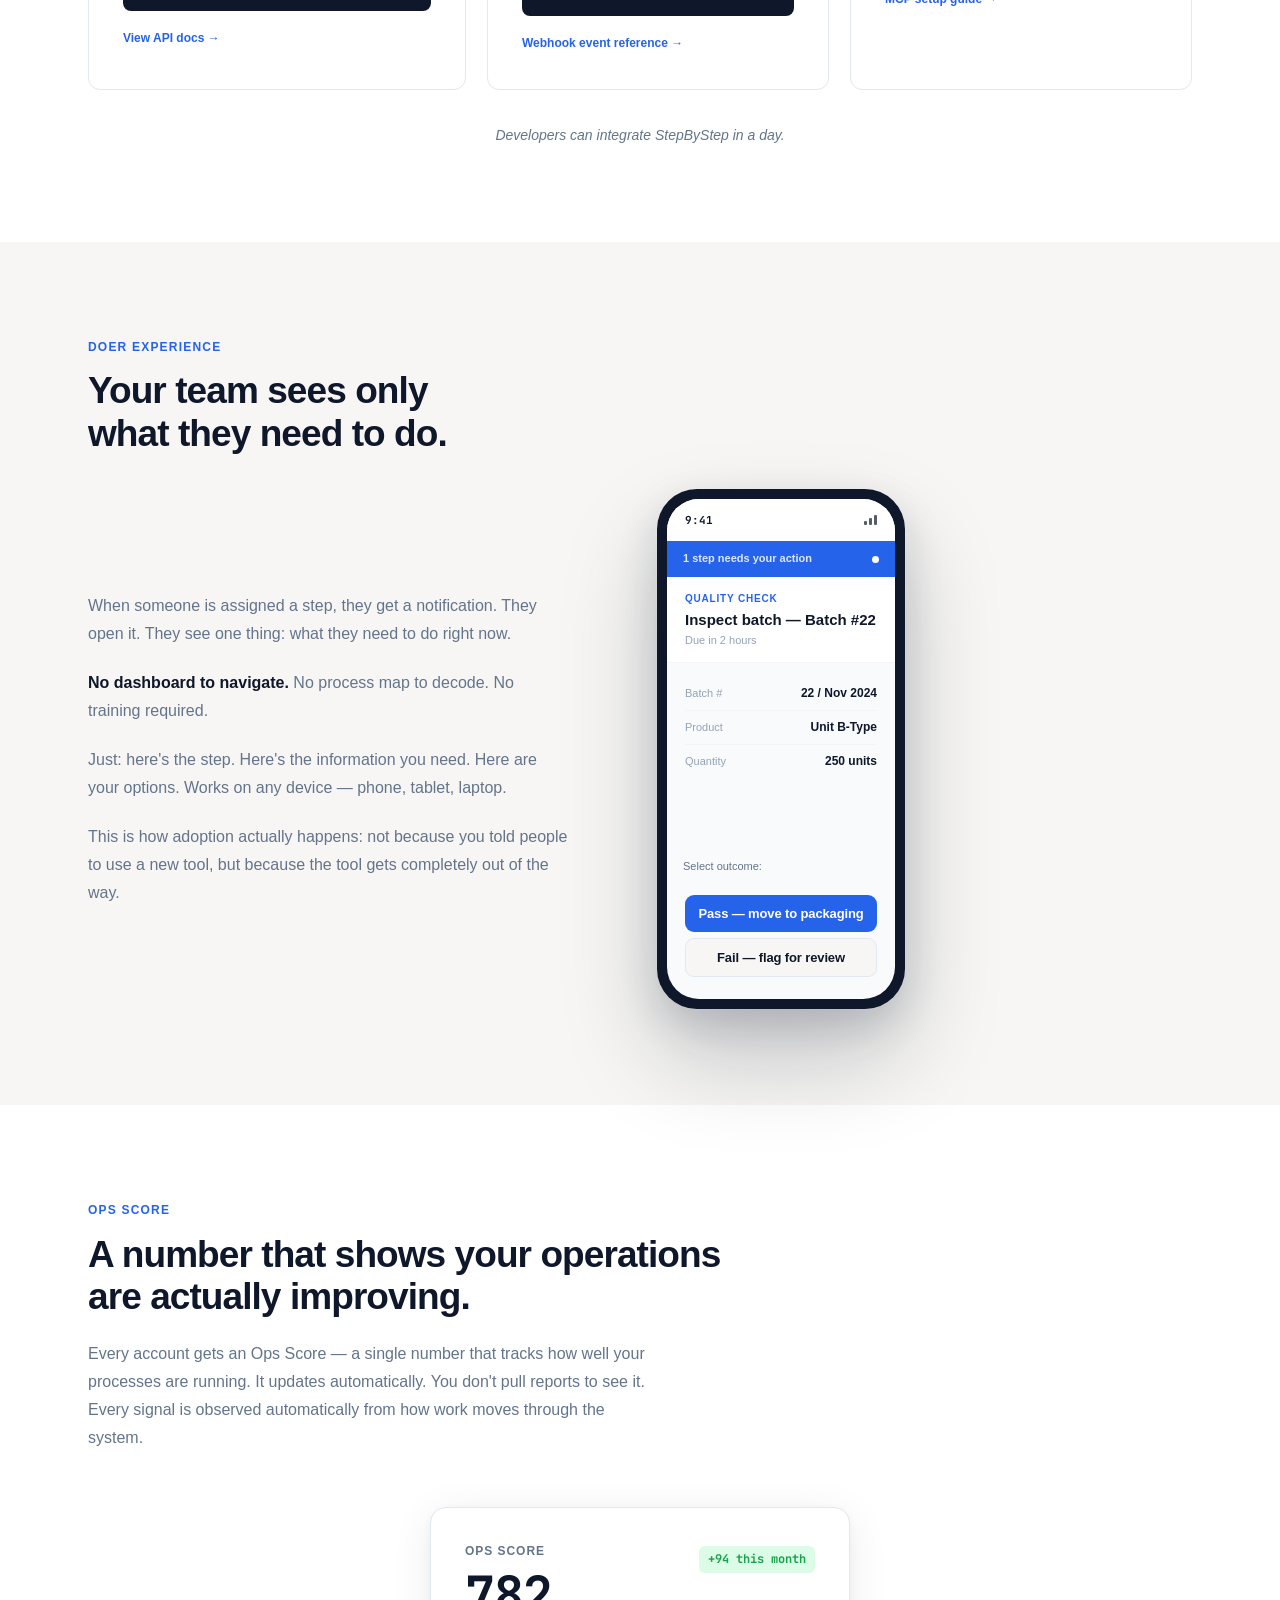
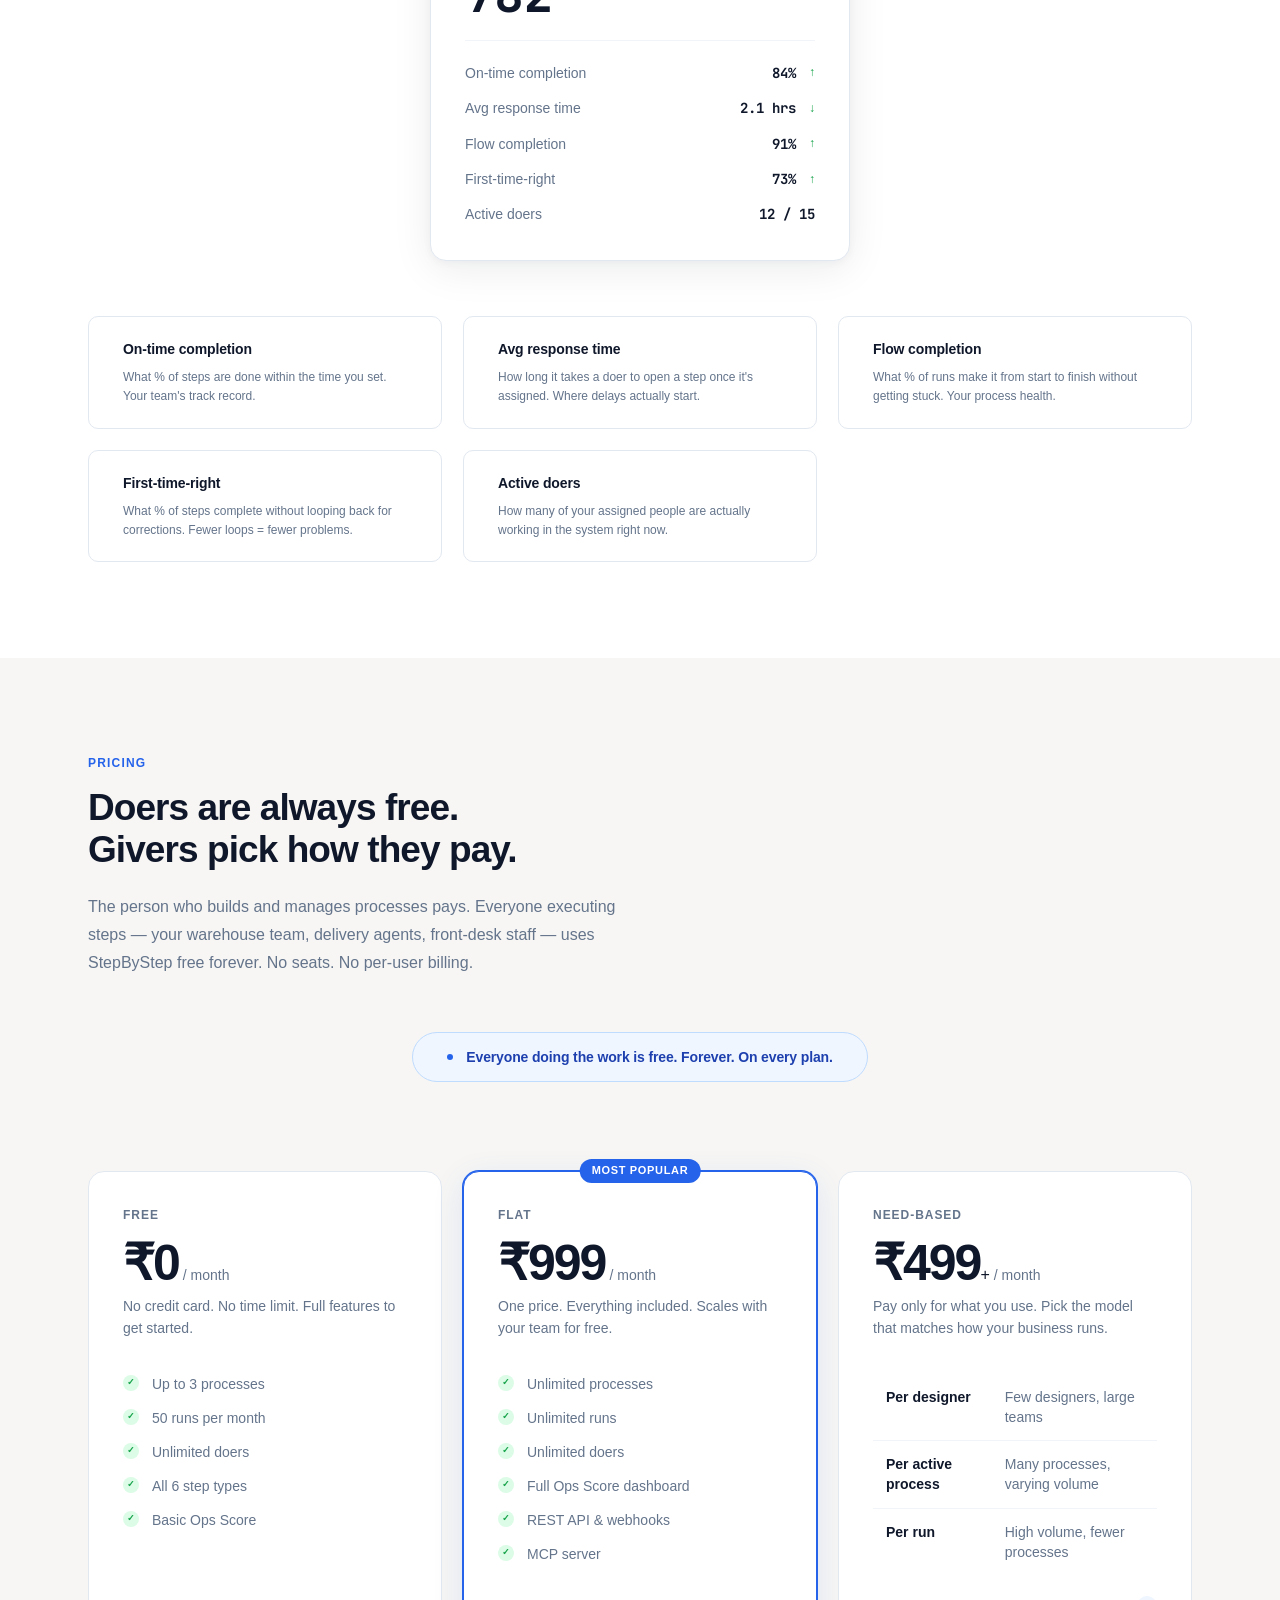
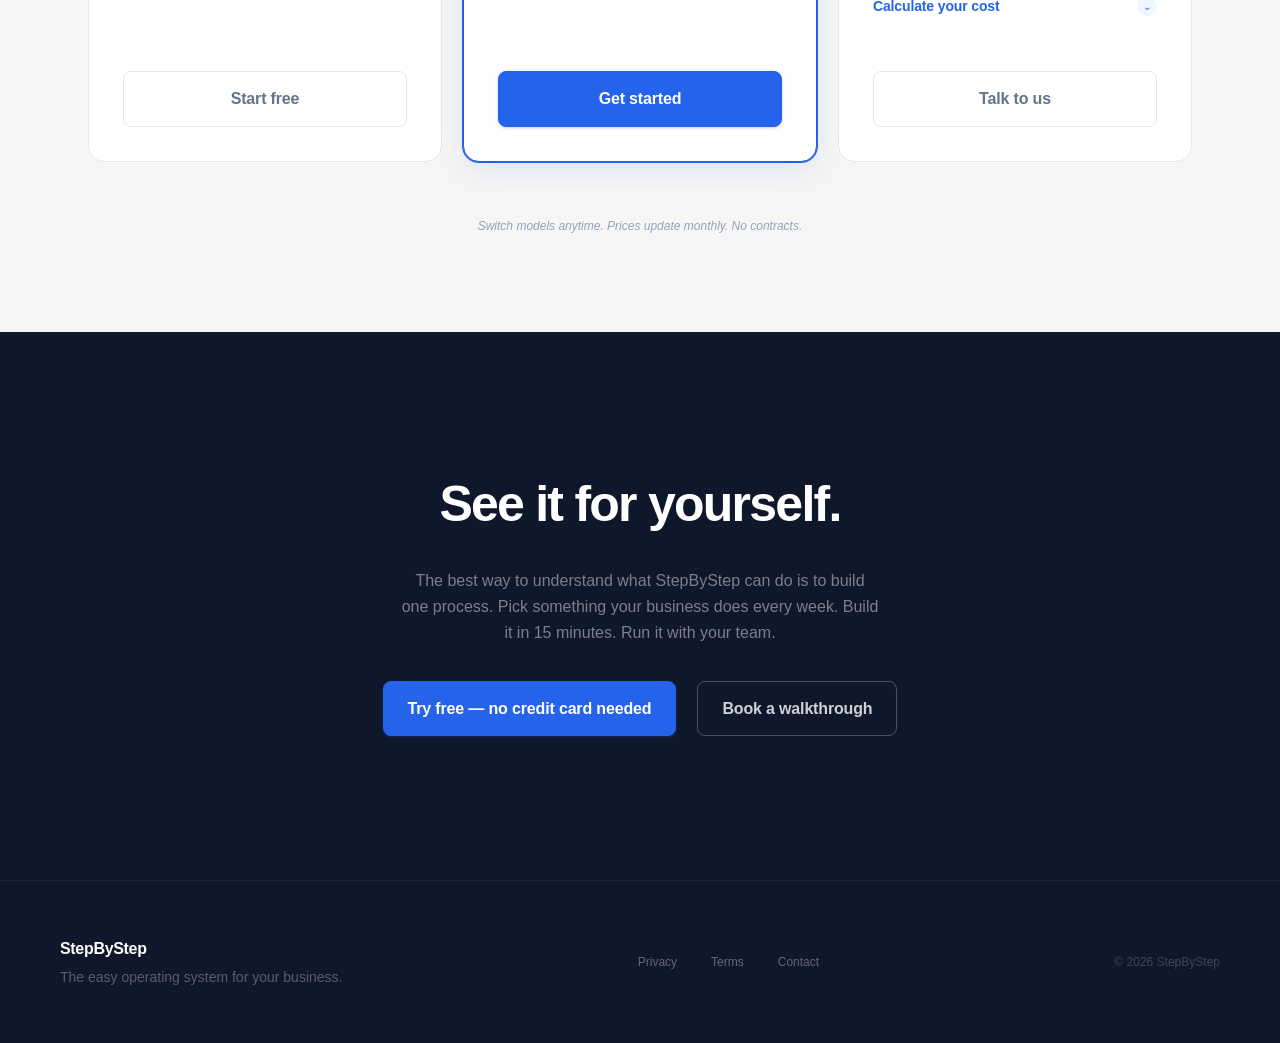
<file: features.html>
<!DOCTYPE html>
<html lang="en">
<head>
  <meta charset="UTF-8">
  <meta name="viewport" content="width=device-width, initial-scale=1.0">
  <title>StepByStep — Features</title>
  <meta name="description" content="Six step types, full routing logic, REST API, webhooks, MCP server, and an Ops Score that tracks your operational health automatically.">
  <link rel="preconnect" href="https://api.fontshare.com">
  <link href="https://api.fontshare.com/v2/css?f[]=satoshi@400,500,600,700&display=swap" rel="stylesheet">
  <link rel="preconnect" href="https://fonts.googleapis.com">
  <link rel="preconnect" href="https://fonts.gstatic.com" crossorigin>
  <link href="https://fonts.googleapis.com/css2?family=JetBrains+Mono:wght@400;700&display=swap" rel="stylesheet">
  <link rel="stylesheet" href="assets/css/styles.css">
</head>
<body>

<!-- ============================================================
     NAV
     ============================================================ -->
<nav class="nav scrolled" aria-label="Main navigation">
  <div class="nav-inner">
    <a href="index.html" class="nav-logo">StepByStep</a>
    <div class="nav-links">
      <a href="index.html#how-it-works">How it works</a>
      <a href="#pricing">Pricing</a>
      <a href="features.html" class="active">Features</a>
    </div>
    <div class="nav-right">
      <a href="#" class="nav-signin">Sign in</a>
      <a href="#" class="btn btn-primary btn-sm">Try free</a>
      <button class="nav-hamburger" aria-label="Open menu">
        <span></span><span></span><span></span>
      </button>
    </div>
  </div>
</nav>

<div class="nav-mobile" role="dialog">
  <a href="index.html#how-it-works">How it works</a>
  <a href="#pricing">Pricing</a>
  <a href="features.html">Features</a>
  <a href="#">Sign in</a>
  <a href="#" class="btn btn-primary" style="margin-top:8px;">Try free</a>
</div>

<!-- Sub-nav -->
<div class="sub-nav">
  <div class="sub-nav-inner">
    <a href="#step-types">Step types</a>
    <a href="#routing">Routing</a>
    <a href="#integrations">Integrations</a>
    <a href="#doer-experience">Doer experience</a>
    <a href="#ops-score">Ops Score</a>
    <a href="#pricing">Pricing</a>
  </div>
</div>


<!-- ============================================================
     HERO
     ============================================================ -->
<section class="features-hero">
  <div class="container">
    <div class="features-hero-eyebrow">Features</div>
    <h1 class="features-hero-headline">Everything<br>StepByStep can do.</h1>
    <p class="features-hero-sub">The landing page gave you the idea. This page gives you the details.</p>
  </div>
</section>


<!-- ============================================================
     STEP TYPES
     ============================================================ -->
<section class="bg-white section-pad" id="step-types">
  <div class="container">
    <div class="section-label">Step types</div>
    <h2 class="section-headline">Six types of steps.<br>Everything your process needs.</h2>
    <p class="section-body" style="margin-bottom:var(--s6);">
      Most business processes are combinations of decisions, checklists, forms, calculations,
      documents, and AI-generated content. StepByStep handles all six — in any order, in any combination.
    </p>

    <div class="step-types-grid">

      <div class="step-type-card">
        <div class="step-type-kicker">Status</div>
        <div class="step-type-name">Status step</div>
        <p class="step-type-desc">Someone picks an outcome from your list. Each option routes the process differently.</p>
        <div class="step-type-example">
          Example: "Approve", "Reject", "Send back for changes" — each goes to a different next step.
        </div>
      </div>

      <div class="step-type-card">
        <div class="step-type-kicker">Checklist</div>
        <div class="step-type-name">Checklist step</div>
        <p class="step-type-desc">Someone checks off a list of items. When they're done, the process moves on.</p>
        <div class="step-type-example">
          Example: Pre-flight inspection, onboarding paperwork checklist, opening and closing procedures.
        </div>
      </div>

      <div class="step-type-card">
        <div class="step-type-kicker">Form</div>
        <div class="step-type-name">Form step</div>
        <p class="step-type-desc">Someone fills out a structured form. Each answer can route the process differently.</p>
        <div class="step-type-example">
          Example: A customer intake form where "urgent" routes to priority handling and "standard" routes to the normal queue.
        </div>
      </div>

      <div class="step-type-card">
        <div class="step-type-kicker">Calculator</div>
        <div class="step-type-name">Calculator step</div>
        <p class="step-type-desc">Computes an output from process data. No input needed from the doer — it just runs.</p>
        <div class="step-type-example">
          Example: Total invoice amount from line items, SLA deadline based on submission date, discount calculation.
        </div>
      </div>

      <div class="step-type-card">
        <div class="step-type-kicker">Document</div>
        <div class="step-type-name">Document step</div>
        <p class="step-type-desc">Generates a PDF or document, filled with data from the process run.</p>
        <div class="step-type-example">
          Example: Auto-populated offer letter, invoice, inspection report, compliance certificate.
        </div>
      </div>

      <div class="step-type-card">
        <div class="step-type-kicker">AI</div>
        <div class="step-type-name">AI step</div>
        <p class="step-type-desc">Lets an LLM fill a step, using your process data as context.</p>
        <div class="step-type-example">
          Example: Draft a response email to a customer complaint using the complaint details and your company tone guidelines.
        </div>
      </div>

    </div>
  </div>
</section>


<!-- ============================================================
     ROUTING
     ============================================================ -->
<section class="bg-warm section-pad" id="routing">
  <div class="container">
    <div class="section-label">Routing</div>
    <h2 class="section-headline">Every outcome goes somewhere.<br>You decide where.</h2>

    <p class="section-body" style="margin-bottom:0;">
      You define what happens when a step completes. Not just "go to the next step" — any outcome
      can route to any step, in any direction.
    </p>

    <div class="routing-diagram">Step 1: Review application
   &#9500;&#9472;&#9472; "Approve"    &#8594;  <span class="hl">Step 4: Send offer</span>
   &#9500;&#9472;&#9472; "Reject"     &#8594;  <span class="hl">Step 2: Send rejection email</span>
   &#9492;&#9472;&#9472; "More info"  &#8594;  <span class="hl">Step 3: Request documents &#8594; loops back to Step 1</span></div>

    <h3 style="font-size:var(--text-base); font-weight:700; letter-spacing:-0.01em; margin-bottom:var(--s4);">Forward, backward, parallel — all of it.</h3>

    <div class="routing-bullets">
      <div class="routing-bullet">
        <div class="routing-bullet-dot"></div>
        <span><strong>Route forward</strong> to skip steps when conditions are met</span>
      </div>
      <div class="routing-bullet">
        <div class="routing-bullet-dot"></div>
        <span><strong>Route backward</strong> to request corrections or create approval loops</span>
      </div>
      <div class="routing-bullet">
        <div class="routing-bullet-dot"></div>
        <span><strong>Run steps in parallel</strong> when multiple things must happen simultaneously</span>
      </div>
      <div class="routing-bullet">
        <div class="routing-bullet-dot"></div>
        <span><strong>Trigger a different process</strong> from a step outcome &mdash; handoffs, sub-processes, escalations</span>
      </div>
    </div>

    <p style="font-size:var(--text-sm); color:var(--text-muted); margin-top:var(--s5);">You write it in plain English. The system draws the map.</p>

    <div class="routing-note-box">
      <strong>Data flows automatically.</strong> What gets collected at each step is available to every step that follows.
      No manual passing of data. If a form in Step 2 asked for the customer's company size, any later step can reference that answer.
    </div>
  </div>
</section>


<!-- ============================================================
     INTEGRATIONS
     ============================================================ -->
<section class="bg-white section-pad" id="integrations">
  <div class="container">
    <div class="section-label">Integrations</div>
    <h2 class="section-headline">Connects to everything.<br>Runs anywhere.</h2>
    <p class="section-body" style="margin-bottom:var(--s6);">
      StepByStep is built API-first. Whatever your stack looks like, you can integrate in a day.
    </p>

    <div class="integration-grid">

      <div class="integration-card">
        <div class="integration-name">REST API</div>
        <p class="integration-desc">
          Full programmatic access. Trigger process runs, complete steps on behalf of users,
          read run data, manage process definitions. Everything the UI can do, the API can do.
        </p>
        <div class="code-block">
          <span class="code-comment"># Trigger a new run</span><br>
          <span class="code-keyword">POST</span> /v1/processes/{id}/runs<br>
          <br>
          <span class="code-comment"># Complete a step</span><br>
          <span class="code-keyword">POST</span> /v1/runs/{id}/steps/{step_id}/complete
        </div>
        <a href="#" class="integration-link">View API docs &#8594;</a>
      </div>

      <div class="integration-card">
        <div class="integration-name">Webhooks</div>
        <p class="integration-desc">
          StepByStep pushes events to wherever your team works. Step completed, run started,
          step overdue, process finished &mdash; all of it can go to Slack, your CRM, your ERP,
          or your data warehouse. You set the endpoint. We deliver signed payloads.
        </p>
        <div class="code-block">
          <span class="code-comment"># Events delivered to your endpoint:</span><br>
          step.completed &nbsp; run.started<br>
          step.overdue &nbsp;&nbsp; run.finished
        </div>
        <a href="#" class="integration-link">Webhook event reference &#8594;</a>
      </div>

      <div class="integration-card">
        <div class="integration-name">MCP Server</div>
        <p class="integration-desc">
          Let AI agents run processes directly. Any LLM tool that supports MCP &mdash; Claude,
          Cursor, and others &mdash; can trigger runs, complete steps, and read results using
          the same model your human team uses.
        </p>
        <div class="code-block">
          npx @stepbystep/mcp
        </div>
        <p style="font-size:var(--text-xs); color:var(--text-muted); margin-bottom:var(--s4);">Installed in one line. No configuration needed.</p>
        <a href="#" class="integration-link">MCP setup guide &#8594;</a>
      </div>

    </div>

    <p style="text-align:center; font-size:var(--text-sm); color:var(--text-muted); margin-top:var(--s5); font-style:italic;">
      Developers can integrate StepByStep in a day.
    </p>
  </div>
</section>


<!-- ============================================================
     DOER EXPERIENCE
     ============================================================ -->
<section class="bg-warm section-pad" id="doer-experience">
  <div class="container">
    <div class="section-label">Doer experience</div>
    <h2 class="section-headline">Your team sees only<br>what they need to do.</h2>

    <div class="doer-layout" style="margin-top:var(--s5);">

      <div class="doer-copy">
        <p>When someone is assigned a step, they get a notification. They open it. They see one thing: what they need to do right now.</p>
        <p><strong>No dashboard to navigate.</strong> No process map to decode. No training required.</p>
        <p>Just: here's the step. Here's the information you need. Here are your options. Works on any device &mdash; phone, tablet, laptop.</p>
        <p>This is how adoption actually happens: not because you told people to use a new tool, but because the tool gets completely out of the way.</p>
      </div>

      <div style="display:flex; justify-content:center; flex-shrink:0;">
        <div class="phone-frame" style="width:248px;">
          <div class="phone-screen" style="min-height:500px;">
            <div class="phone-status-bar">
              <span class="phone-time">9:41</span>
              <div class="phone-signal"><span></span><span></span><span></span></div>
            </div>
            <div class="doer-step-screen">
              <div style="background:var(--accent); padding:9px 16px; display:flex; align-items:center; justify-content:space-between;">
                <span style="font-size:11px; font-weight:600; color:rgba(255,255,255,0.85);">1 step needs your action</span>
                <span style="width:7px; height:7px; background:white; border-radius:50%;"></span>
              </div>
              <div class="doer-step-header">
                <div class="doer-process-label">Quality Check</div>
                <div class="doer-step-title">Inspect batch &mdash; Batch #22</div>
                <div class="doer-assigned">Due in 2 hours</div>
              </div>
              <div class="doer-context">
                <div class="context-row">
                  <span class="context-label">Batch #</span>
                  <span class="context-value">22 / Nov 2024</span>
                </div>
                <div class="context-row">
                  <span class="context-label">Product</span>
                  <span class="context-value">Unit B-Type</span>
                </div>
                <div class="context-row">
                  <span class="context-label">Quantity</span>
                  <span class="context-value">250 units</span>
                </div>
              </div>
              <div style="padding:0 16px 8px; font-size:11px; color:var(--text-muted);">Select outcome:</div>
              <div class="doer-actions" style="flex-direction:column; gap:6px;">
                <button class="doer-btn doer-btn-primary" style="flex:none;">Pass &mdash; move to packaging</button>
                <button class="doer-btn doer-btn-ghost" style="flex:none;">Fail &mdash; flag for review</button>
              </div>
            </div>
          </div>
        </div>
      </div>

    </div>
  </div>
</section>


<!-- ============================================================
     OPS SCORE
     ============================================================ -->
<section class="bg-white section-pad" id="ops-score">
  <div class="container">
    <div class="section-label">Ops Score</div>
    <h2 class="section-headline">A number that shows your operations<br>are actually improving.</h2>
    <p class="section-body" style="margin-bottom:var(--s6);">
      Every account gets an Ops Score &mdash; a single number that tracks how well your processes
      are running. It updates automatically. You don't pull reports to see it.
      Every signal is observed automatically from how work moves through the system.
    </p>

    <div style="display:flex; justify-content:center; margin-bottom:var(--s6);">
      <div class="ops-widget" style="max-width:420px;">
        <div class="ops-widget-header">
          <div>
            <div class="ops-label">Ops Score</div>
            <div class="ops-score-num">782</div>
          </div>
          <div class="ops-delta">+94 this month</div>
        </div>
        <div class="ops-metrics">
          <div class="ops-metric">
            <span class="ops-metric-name">On-time completion</span>
            <div class="ops-metric-right">
              <span class="ops-metric-value">84%</span>
              <span class="ops-trend up">&#8593;</span>
            </div>
          </div>
          <div class="ops-metric">
            <span class="ops-metric-name">Avg response time</span>
            <div class="ops-metric-right">
              <span class="ops-metric-value">2.1 hrs</span>
              <span class="ops-trend down">&#8595;</span>
            </div>
          </div>
          <div class="ops-metric">
            <span class="ops-metric-name">Flow completion</span>
            <div class="ops-metric-right">
              <span class="ops-metric-value">91%</span>
              <span class="ops-trend up">&#8593;</span>
            </div>
          </div>
          <div class="ops-metric">
            <span class="ops-metric-name">First-time-right</span>
            <div class="ops-metric-right">
              <span class="ops-metric-value">73%</span>
              <span class="ops-trend up">&#8593;</span>
            </div>
          </div>
          <div class="ops-metric">
            <span class="ops-metric-name">Active doers</span>
            <div class="ops-metric-right">
              <span class="ops-metric-value">12 / 15</span>
            </div>
          </div>
        </div>
      </div>
    </div>

    <div class="ops-metric-grid">
      <div class="ops-metric-card">
        <div class="ops-metric-card-name">On-time completion</div>
        <div class="ops-metric-card-desc">What % of steps are done within the time you set. Your team's track record.</div>
      </div>
      <div class="ops-metric-card">
        <div class="ops-metric-card-name">Avg response time</div>
        <div class="ops-metric-card-desc">How long it takes a doer to open a step once it's assigned. Where delays actually start.</div>
      </div>
      <div class="ops-metric-card">
        <div class="ops-metric-card-name">Flow completion</div>
        <div class="ops-metric-card-desc">What % of runs make it from start to finish without getting stuck. Your process health.</div>
      </div>
      <div class="ops-metric-card">
        <div class="ops-metric-card-name">First-time-right</div>
        <div class="ops-metric-card-desc">What % of steps complete without looping back for corrections. Fewer loops = fewer problems.</div>
      </div>
      <div class="ops-metric-card">
        <div class="ops-metric-card-name">Active doers</div>
        <div class="ops-metric-card-desc">How many of your assigned people are actually working in the system right now.</div>
      </div>
    </div>

  </div>
</section>


<!-- ============================================================
     PRICING
     ============================================================ -->
<section class="bg-warm section-pad" id="pricing">
  <div class="container">
    <div class="section-label">Pricing</div>
    <h2 class="section-headline">Doers are always free.<br>Givers pick how they pay.</h2>
    <p class="section-body" style="margin-bottom:var(--s6);">
      The person who builds and manages processes pays. Everyone executing steps &mdash;
      your warehouse team, delivery agents, front-desk staff &mdash; uses StepByStep free
      forever. No seats. No per-user billing.
    </p>

    <div class="pricing-doers-badge">
      <div class="pricing-doers-badge-inner">
        <span class="pricing-dot"></span>
        Everyone doing the work is free. Forever. On every plan.
      </div>
    </div>

    <div class="pricing-grid" style="margin-bottom:var(--s6);">

      <!-- Free -->
      <div class="pricing-col">
        <div class="pricing-tier-name">Free</div>
        <div class="pricing-amount">
          <span class="pricing-amount-main">&#8377;0</span>
          <span class="pricing-amount-suffix">/ month</span>
        </div>
        <p class="pricing-sub">No credit card. No time limit. Full features to get started.</p>
        <div class="pricing-features">
          <div class="pricing-feature">
            <span class="pricing-feature-check">&#10003;</span>
            Up to 3 processes
          </div>
          <div class="pricing-feature">
            <span class="pricing-feature-check">&#10003;</span>
            50 runs per month
          </div>
          <div class="pricing-feature">
            <span class="pricing-feature-check">&#10003;</span>
            Unlimited doers
          </div>
          <div class="pricing-feature">
            <span class="pricing-feature-check">&#10003;</span>
            All 6 step types
          </div>
          <div class="pricing-feature">
            <span class="pricing-feature-check">&#10003;</span>
            Basic Ops Score
          </div>
        </div>
        <a href="#" class="btn btn-secondary" style="width:100%; justify-content:center; margin-top:auto;">Start free</a>
      </div>

      <!-- Flat -->
      <div class="pricing-col featured">
        <div class="pricing-recommended">Most popular</div>
        <div class="pricing-tier-name">Flat</div>
        <div class="pricing-amount">
          <span class="pricing-amount-main">&#8377;999</span>
          <span class="pricing-amount-suffix">/ month</span>
        </div>
        <p class="pricing-sub">One price. Everything included. Scales with your team for free.</p>
        <div class="pricing-features">
          <div class="pricing-feature">
            <span class="pricing-feature-check">&#10003;</span>
            Unlimited processes
          </div>
          <div class="pricing-feature">
            <span class="pricing-feature-check">&#10003;</span>
            Unlimited runs
          </div>
          <div class="pricing-feature">
            <span class="pricing-feature-check">&#10003;</span>
            Unlimited doers
          </div>
          <div class="pricing-feature">
            <span class="pricing-feature-check">&#10003;</span>
            Full Ops Score dashboard
          </div>
          <div class="pricing-feature">
            <span class="pricing-feature-check">&#10003;</span>
            REST API &amp; webhooks
          </div>
          <div class="pricing-feature">
            <span class="pricing-feature-check">&#10003;</span>
            MCP server
          </div>
        </div>
        <a href="#" class="btn btn-primary" style="width:100%; justify-content:center; margin-top:auto;">Get started</a>
      </div>

      <!-- Need-based -->
      <div class="pricing-col nb-card">
        <div class="pricing-tier-name">Need-based</div>
        <div class="pricing-amount">
          <span class="pricing-amount-main">&#8377;499<small style="font-size:var(--text-base); font-weight:500; letter-spacing:0;">+</small></span>
          <span class="pricing-amount-suffix">/ month</span>
        </div>
        <p class="pricing-sub">Pay only for what you use. Pick the model that matches how your business runs.</p>

        <table class="pricing-table">
          <tbody>
            <tr>
              <td>Per designer</td>
              <td>Few designers, large teams</td>
            </tr>
            <tr>
              <td>Per active process</td>
              <td>Many processes, varying volume</td>
            </tr>
            <tr>
              <td>Per run</td>
              <td>High volume, fewer processes</td>
            </tr>
          </tbody>
        </table>

        <button class="nb-toggle-btn" aria-expanded="false">
          <span class="nb-toggle-label">Calculate your cost</span>
          <span class="nb-chevron">&#8964;</span>
        </button>

        <div class="nb-calc-wrapper">
          <div class="pricing-calc">
            <p class="calc-intro">Enter your numbers — we'll show you the cheapest model.</p>

            <div class="calc-inputs">
              <div class="calc-row">
                <span class="calc-row-label">Process designers</span>
                <div class="calc-counter">
                  <button class="calc-step-btn" data-dec="designers">&#8722;</button>
                  <span class="calc-val" data-val="designers">2</span>
                  <button class="calc-step-btn" data-inc="designers">+</button>
                </div>
              </div>
              <div class="calc-row">
                <span class="calc-row-label">Active processes</span>
                <div class="calc-counter">
                  <button class="calc-step-btn" data-dec="processes">&#8722;</button>
                  <span class="calc-val" data-val="processes">5</span>
                  <button class="calc-step-btn" data-inc="processes">+</button>
                </div>
              </div>
              <div class="calc-row">
                <span class="calc-row-label">Runs per month</span>
                <div class="calc-counter">
                  <button class="calc-step-btn" data-dec="runs">&#8722;</button>
                  <span class="calc-val" data-val="runs">300</span>
                  <button class="calc-step-btn" data-inc="runs">+</button>
                </div>
              </div>
            </div>

            <hr class="calc-divider">

            <div class="calc-free-banner">
              The free tier covers this. You don't need to pay yet.
            </div>

            <div class="calc-results">
              <div class="calc-result-row">
                <span class="calc-result-name">Per designer <span class="calc-star" style="display:none;">&#9733;</span></span>
                <span class="calc-result-price">&#8212;</span>
              </div>
              <div class="calc-result-row">
                <span class="calc-result-name">Per active process <span class="calc-star" style="display:none;">&#9733;</span></span>
                <span class="calc-result-price">&#8212;</span>
              </div>
              <div class="calc-result-row">
                <span class="calc-result-name">Per run <span class="calc-star" style="display:none;">&#9733;</span></span>
                <span class="calc-result-price">&#8212;</span>
              </div>
            </div>

            <div class="calc-summary"></div>
          </div>
        </div>

        <a href="#" class="btn btn-secondary" style="width:100%; justify-content:center; margin-top:var(--s5);">Talk to us</a>
      </div>

    </div>

    <p class="pricing-footer-note">Switch models anytime. Prices update monthly. No contracts.</p>
  </div>
</section>


<!-- ============================================================
     FINAL CTA
     ============================================================ -->
<section class="final-cta-section" id="cta">
  <div class="container" style="max-width:640px;">
    <h2 class="final-cta-headline">See it for yourself.</h2>
    <p class="final-cta-sub">
      The best way to understand what StepByStep can do is to build one process.
      Pick something your business does every week. Build it in 15 minutes. Run it with your team.
    </p>
    <div class="cta-group" style="justify-content:center;">
      <a href="#" class="btn btn-primary">Try free &mdash; no credit card needed</a>
      <a href="#" class="btn btn-outline-dark">Book a walkthrough</a>
    </div>
  </div>
</section>


<!-- ============================================================
     FOOTER
     ============================================================ -->
<footer class="footer">
  <div class="footer-inner">
    <div>
      <div class="footer-brand">StepByStep</div>
      <div class="footer-tagline">The easy operating system for your business.</div>
    </div>
    <div class="footer-links">
      <a href="#">Privacy</a>
      <a href="#">Terms</a>
      <a href="#">Contact</a>
    </div>
    <div class="footer-copy">&copy; 2026 StepByStep</div>
  </div>
</footer>

<script src="assets/js/main.js"></script>
</body>
</html>
</file>
<file: assets/css/styles.css>
/* ============================================================
   DESIGN TOKENS
   ============================================================ */
:root {
  --white:        #FFFFFF;
  --warm-gray:    #F7F6F4;
  --warm-gray-2:  #EDEBE8;
  --dark:         #0F172A;
  --navy:         #1E293B;
  --text:         #0F172A;
  --text-muted:   #64748B;
  --text-light:   #94A3B8;
  --border:       #E2E8F0;
  --border-light: #F1F5F9;

  --accent:       #2563EB;
  --accent-hover: #1D4ED8;
  --accent-deep:  #1E40AF;
  --accent-light: #EFF6FF;
  --accent-muted: #BFDBFE;
  --accent-dark:  #60A5FA;   /* accent on dark backgrounds */

  --green:        #16A34A;
  --green-light:  #DCFCE7;
  --yellow:       #D97706;
  --yellow-light: #FEF3C7;
  --red:          #DC2626;
  --red-light:    #FEE2E2;

  /* Type scale — Perfect Fourth (×1.333, base 16px) */
  --text-xs:   0.75rem;       /* 12px */
  --text-sm:   0.875rem;      /* 14px */
  --text-base: 1rem;          /* 16px */
  --text-lg:   1.3125rem;     /* 21px */
  --text-xl:   1.75rem;       /* 28px */
  --text-2xl:  2.3125rem;     /* 37px */
  --text-3xl:  3.125rem;      /* 50px */
  --text-4xl:  4.1875rem;     /* 67px */

  /* Spacing — Golden Ratio (×1.618, base 8px) */
  --s1:  5px;
  --s2:  8px;
  --s3:  13px;
  --s4:  21px;
  --s5:  34px;
  --s6:  55px;
  --s7:  89px;
  --s8:  144px;

  --section-pad: 96px;
  --section-pad-sm: 64px;
  --max-width: 1160px;
  --gutter: 28px;
}

/* ============================================================
   RESET & BASE
   ============================================================ */
*, *::before, *::after { box-sizing: border-box; margin: 0; padding: 0; }
html { scroll-behavior: smooth; -webkit-font-smoothing: antialiased; text-rendering: optimizeLegibility; }
body { font-family: 'Satoshi', -apple-system, BlinkMacSystemFont, 'Segoe UI', sans-serif; font-size: var(--text-base); line-height: 1.6; color: var(--text); background: var(--white); }
img, svg { display: block; max-width: 100%; }
a { color: inherit; text-decoration: none; }
button { cursor: pointer; font-family: inherit; }
ul, ol { list-style: none; }

/* ============================================================
   LAYOUT
   ============================================================ */
.container {
  max-width: var(--max-width);
  margin: 0 auto;
  padding: 0 var(--gutter);
}

.section-pad { padding: var(--section-pad-sm) 0; }

.bg-white { background: var(--white); }
.bg-warm  { background: var(--warm-gray); }
.bg-dark  { background: var(--dark); }

/* ============================================================
   BUTTONS
   ============================================================ */
.btn {
  display: inline-flex;
  align-items: center;
  gap: var(--s2);
  padding: 14px 24px;
  font-size: var(--text-base);
  font-weight: 600;
  border-radius: 8px;
  border: 1.5px solid transparent;
  transition: background 0.18s, color 0.18s, border-color 0.18s, box-shadow 0.18s, transform 0.1s;
  white-space: nowrap;
  cursor: pointer;
  letter-spacing: -0.01em;
}

.btn:active { transform: scale(0.985); }

.btn-primary {
  background: var(--accent);
  color: #fff;
  border-color: var(--accent);
  box-shadow: 0 1px 3px rgba(37, 99, 235, 0.3);
}
.btn-primary:hover {
  background: var(--accent-hover);
  border-color: var(--accent-hover);
  box-shadow: 0 4px 12px rgba(37, 99, 235, 0.35);
}

.btn-secondary {
  background: transparent;
  color: var(--text-muted);
  border-color: var(--border);
}
.btn-secondary:hover { border-color: var(--text-muted); color: var(--text); }

.btn-outline-dark {
  background: transparent;
  color: rgba(255,255,255,0.8);
  border-color: rgba(255,255,255,0.25);
}
.btn-outline-dark:hover { border-color: rgba(255,255,255,0.6); color: #fff; }

.btn-sm { padding: 9px 18px; font-size: var(--text-sm); border-radius: 7px; }

.cta-group {
  display: flex;
  align-items: center;
  gap: var(--s4);
  flex-wrap: wrap;
}

/* ============================================================
   NAVIGATION
   ============================================================ */
.nav {
  position: fixed;
  top: 0; left: 0; right: 0;
  z-index: 100;
  transition: background 0.25s, box-shadow 0.25s;
}

.nav.scrolled {
  background: rgba(255,255,255,0.93);
  backdrop-filter: blur(16px);
  -webkit-backdrop-filter: blur(16px);
  box-shadow: 0 1px 0 var(--border);
}

.nav-inner {
  display: flex;
  align-items: center;
  justify-content: space-between;
  height: 68px;
  max-width: var(--max-width);
  margin: 0 auto;
  padding: 0 var(--gutter);
}

.nav-logo {
  font-size: var(--text-base);
  font-weight: 700;
  letter-spacing: -0.03em;
  color: var(--text);
}

.nav-links {
  display: none;
  gap: var(--s6);
}

.nav-links a {
  font-size: var(--text-sm);
  font-weight: 500;
  color: var(--text-muted);
  transition: color 0.15s;
}
.nav-links a:hover, .nav-links a.active { color: var(--text); }

.nav-right { display: flex; align-items: center; gap: var(--s4); }

.nav-signin {
  font-size: var(--text-sm);
  font-weight: 500;
  color: var(--text-muted);
  display: none;
  transition: color 0.15s;
}
.nav-signin:hover { color: var(--text); }

.nav-hamburger {
  display: flex;
  flex-direction: column;
  gap: 5px;
  background: none;
  border: none;
  padding: var(--s2);
}
.nav-hamburger span {
  display: block;
  width: 22px;
  height: 1.5px;
  background: var(--text);
  border-radius: 2px;
  transition: transform 0.22s ease, opacity 0.22s ease;
}
.nav-hamburger.open span:nth-child(1) { transform: translateY(6.5px) rotate(45deg); }
.nav-hamburger.open span:nth-child(2) { opacity: 0; }
.nav-hamburger.open span:nth-child(3) { transform: translateY(-6.5px) rotate(-45deg); }

.nav-mobile {
  display: none;
  position: fixed;
  inset: 0;
  background: var(--dark);
  z-index: 99;
  flex-direction: column;
  justify-content: center;
  align-items: center;
  gap: var(--s6);
}
.nav-mobile.open { display: flex; }
.nav-mobile a {
  font-size: var(--text-2xl);
  font-weight: 700;
  color: rgba(255,255,255,0.9);
  letter-spacing: -0.02em;
  transition: color 0.15s;
}
.nav-mobile a:hover { color: var(--accent-dark); }

/* Sub-nav (features page) */
.sub-nav {
  position: fixed;
  top: 68px;
  left: 0;
  right: 0;
  z-index: 90;
  background: rgba(255,255,255,0.95);
  backdrop-filter: blur(12px);
  -webkit-backdrop-filter: blur(12px);
  border-bottom: 1px solid var(--border);
  height: 46px;
}

.sub-nav-inner {
  display: flex;
  align-items: center;
  height: 100%;
  max-width: var(--max-width);
  margin: 0 auto;
  padding: 0 var(--gutter);
  gap: var(--s6);
  overflow-x: auto;
}
.sub-nav-inner::-webkit-scrollbar { display: none; }

.sub-nav a {
  font-size: var(--text-xs);
  font-weight: 600;
  letter-spacing: 0.04em;
  text-transform: uppercase;
  color: var(--text-muted);
  white-space: nowrap;
  transition: color 0.15s;
  padding: 2px 0;
  border-bottom: 2px solid transparent;
}
.sub-nav a:hover { color: var(--text); }

/* ============================================================
   HERO
   ============================================================ */
.hero {
  padding-top: calc(68px + 72px);
  padding-bottom: 80px;
}

.hero-inner {
  display: flex;
  flex-direction: column;
  gap: var(--s7);
  align-items: flex-start;
}

.hero-eyebrow {
  display: inline-block;
  font-size: var(--text-xs);
  font-weight: 700;
  letter-spacing: 0.1em;
  text-transform: uppercase;
  color: var(--accent);
  margin-bottom: var(--s4);
}

.hero-headline {
  font-size: clamp(2.6rem, 6vw, var(--text-4xl));
  font-weight: 700;
  line-height: 1.04;
  letter-spacing: -0.04em;
  color: var(--text);
  margin-bottom: var(--s4);
}

.hero-sub {
  font-size: var(--text-lg);
  font-weight: 500;
  color: var(--text);
  margin-bottom: var(--s3);
  letter-spacing: -0.01em;
  line-height: 1.4;
}

.hero-body {
  font-size: var(--text-base);
  color: var(--text-muted);
  line-height: 1.7;
  max-width: 480px;
  margin-bottom: var(--s5);
}

.hero-cta-note {
  font-size: var(--text-xs);
  color: var(--text-light);
  margin-top: var(--s3);
  letter-spacing: 0.01em;
}

/* ============================================================
   PHONE MOCKUP
   ============================================================ */
.phone-frame {
  width: 268px;
  background: var(--dark);
  border-radius: 40px;
  padding: 10px;
  box-shadow:
    0 0 0 1px rgba(255,255,255,0.06),
    0 48px 96px rgba(15, 23, 42, 0.22),
    0 16px 40px rgba(15, 23, 42, 0.14);
}

.phone-screen {
  background: #F8FAFC;
  border-radius: 32px;
  overflow: hidden;
  min-height: 520px;
  display: flex;
  flex-direction: column;
}

.phone-status-bar {
  background: #fff;
  height: 42px;
  display: flex;
  align-items: center;
  justify-content: space-between;
  padding: 0 18px;
  flex-shrink: 0;
}

.phone-time {
  font-size: 11px;
  font-weight: 700;
  color: var(--text);
  font-family: 'JetBrains Mono', monospace;
}

.phone-signal {
  display: flex;
  gap: 2px;
  align-items: flex-end;
}
.phone-signal span {
  width: 3px;
  background: var(--text);
  border-radius: 1px;
  opacity: 0.7;
}
.phone-signal span:nth-child(1) { height: 4px; }
.phone-signal span:nth-child(2) { height: 7px; }
.phone-signal span:nth-child(3) { height: 10px; }

.doer-step-screen { flex: 1; display: flex; flex-direction: column; }

.doer-step-header {
  background: #fff;
  padding: 14px 18px 12px;
  border-bottom: 1px solid var(--border-light);
}

.doer-process-label {
  font-size: 10px;
  font-weight: 700;
  letter-spacing: 0.08em;
  text-transform: uppercase;
  color: var(--accent);
  margin-bottom: 3px;
}

.doer-step-title {
  font-size: 15px;
  font-weight: 700;
  color: var(--text);
  line-height: 1.3;
}

.doer-assigned {
  font-size: 11px;
  color: var(--text-light);
  margin-top: 3px;
}

.doer-context { padding: 14px 18px; flex: 1; }

.context-row {
  display: flex;
  justify-content: space-between;
  align-items: baseline;
  padding: 7px 0;
  border-bottom: 1px solid var(--border-light);
  gap: 8px;
}
.context-row:last-child { border-bottom: none; }

.context-label { font-size: 11px; color: var(--text-light); font-weight: 500; }
.context-value { font-size: 12px; font-weight: 600; color: var(--text); text-align: right; }
.context-value.is-link { color: var(--accent); }

.doer-actions {
  padding: 12px 18px 22px;
  display: flex;
  gap: 8px;
}

.doer-btn {
  flex: 1;
  padding: 11px;
  border: none;
  border-radius: 9px;
  font-size: 13px;
  font-weight: 700;
  cursor: pointer;
  transition: opacity 0.15s;
  letter-spacing: -0.01em;
}
.doer-btn:hover { opacity: 0.88; }

.doer-btn-primary { background: var(--accent); color: white; }
.doer-btn-ghost   { background: var(--warm-gray); color: var(--text); border: 1px solid var(--border); }

/* ============================================================
   SECTION TYPOGRAPHY
   ============================================================ */
.section-label {
  font-size: var(--text-xs);
  font-weight: 700;
  letter-spacing: 0.1em;
  text-transform: uppercase;
  color: var(--accent);
  margin-bottom: var(--s3);
}

.section-headline {
  font-size: clamp(var(--text-xl), 3.5vw, var(--text-2xl));
  font-weight: 700;
  line-height: 1.15;
  letter-spacing: -0.025em;
  color: var(--text);
  margin-bottom: var(--s4);
}

.section-body {
  font-size: var(--text-base);
  color: var(--text-muted);
  line-height: 1.75;
  max-width: 560px;
}

/* ============================================================
   PROBLEM SECTION
   ============================================================ */
.problem-story {
  max-width: 680px;
  margin-bottom: var(--s5);
}

.problem-story p {
  font-size: var(--text-lg);
  line-height: 1.65;
  color: var(--text);
}
.problem-story p + p { margin-top: var(--s4); }

.problem-scene-break {
  font-size: var(--text-xl);
  font-weight: 700;
  letter-spacing: -0.02em;
  color: var(--text);
  margin-top: var(--s5);
  line-height: 1.3;
}

.problem-intro {
  font-size: var(--text-base);
  color: var(--text-muted);
  margin: var(--s6) 0 var(--s4);
}

.problem-grid {
  display: grid;
  grid-template-columns: 1fr;
  gap: 1px;
  background: var(--border);
  border: 1px solid var(--border);
  border-radius: 14px;
  overflow: hidden;
  margin-bottom: var(--s6);
}

.problem-card {
  background: var(--white);
  padding: var(--s5);
}

.problem-card-title {
  font-size: var(--text-sm);
  font-weight: 700;
  color: var(--text);
  margin-bottom: var(--s2);
  letter-spacing: -0.01em;
}

.problem-card p {
  font-size: var(--text-sm);
  color: var(--text-muted);
  line-height: 1.6;
}

.problem-close {
  font-size: var(--text-xl);
  font-weight: 700;
  letter-spacing: -0.02em;
  color: var(--text);
  line-height: 1.35;
  max-width: 600px;
}

/* ============================================================
   RECIPE / SOLUTION SECTION
   ============================================================ */
.recipe-quote {
  font-size: clamp(var(--text-xl), 3.8vw, var(--text-3xl));
  font-weight: 700;
  line-height: 1.15;
  letter-spacing: -0.03em;
  color: var(--text);
  text-align: center;
  margin-bottom: var(--s5);
  max-width: 720px;
  margin-left: auto;
  margin-right: auto;
}

.recipe-body {
  font-size: var(--text-lg);
  color: var(--text-muted);
  line-height: 1.7;
  text-align: center;
  max-width: 580px;
  margin: 0 auto var(--s7);
  font-weight: 400;
}

.recipe-pillars {
  display: grid;
  grid-template-columns: 1fr;
  gap: var(--s4);
  margin-bottom: var(--s6);
}

.pillar {
  padding: var(--s5);
  border: 1px solid var(--border);
  border-radius: 12px;
  background: var(--white);
}

.pillar-step {
  font-size: var(--text-xs);
  font-weight: 700;
  letter-spacing: 0.08em;
  text-transform: uppercase;
  color: var(--accent);
  margin-bottom: var(--s3);
}

.pillar-title {
  font-size: var(--text-base);
  font-weight: 700;
  color: var(--text);
  letter-spacing: -0.01em;
  margin-bottom: var(--s2);
}

.pillar p {
  font-size: var(--text-sm);
  color: var(--text-muted);
  line-height: 1.6;
}

.recipe-close {
  font-size: var(--text-base);
  color: var(--text-muted);
  text-align: center;
  max-width: 460px;
  margin: 0 auto;
  line-height: 1.65;
}

/* ============================================================
   HOW IT WORKS
   ============================================================ */
.hiw-layout {
  display: flex;
  flex-direction: column;
  gap: var(--s6);
  margin-top: var(--s5);
}

.hiw-steps { display: flex; flex-direction: column; gap: var(--s2); }

.hiw-tab {
  display: flex;
  gap: var(--s4);
  align-items: flex-start;
  padding: var(--s4) var(--s4);
  border: 1.5px solid transparent;
  border-radius: 12px;
  cursor: pointer;
  transition: all 0.2s ease;
  background: none;
  text-align: left;
  width: 100%;
  position: relative;
}

.hiw-tab:hover { background: rgba(255,255,255,0.7); }

.hiw-tab.active {
  background: var(--white);
  border-color: var(--accent-muted);
  box-shadow: 0 2px 8px rgba(37, 99, 235, 0.08);
}

.hiw-tab-num {
  width: 30px;
  height: 30px;
  border-radius: 50%;
  background: var(--warm-gray-2);
  display: flex;
  align-items: center;
  justify-content: center;
  font-size: var(--text-xs);
  font-weight: 700;
  color: var(--text-muted);
  flex-shrink: 0;
  transition: all 0.2s;
  font-family: 'JetBrains Mono', monospace;
  margin-top: 1px;
}

.hiw-tab.active .hiw-tab-num {
  background: var(--accent);
  color: white;
}

.hiw-tab-title {
  font-size: var(--text-base);
  font-weight: 700;
  color: var(--text-muted);
  margin-bottom: var(--s2);
  letter-spacing: -0.01em;
  transition: color 0.2s;
}
.hiw-tab.active .hiw-tab-title { color: var(--text); }

.hiw-tab-desc {
  font-size: var(--text-sm);
  color: var(--text-light);
  line-height: 1.65;
  transition: color 0.2s;
  display: none;
}
.hiw-tab.active .hiw-tab-desc { display: block; color: var(--text-muted); }

/* Progress bar */
.hiw-progress {
  height: 2px;
  background: var(--border);
  border-radius: 2px;
  margin-top: var(--s3);
  overflow: hidden;
}

.hiw-progress-fill {
  height: 100%;
  width: 0%;
  background: var(--accent);
  border-radius: 2px;
}

/* Panels */
.hiw-panels { position: relative; }

.hiw-panel { display: none; }
.hiw-panel.active {
  display: block;
  animation: fadeUp 0.28s ease;
}

@keyframes fadeUp {
  from { opacity: 0; transform: translateY(10px); }
  to   { opacity: 1; transform: translateY(0); }
}

.hiw-link {
  display: block;
  margin-top: var(--s4);
  padding-left: calc(30px + var(--s4));
}

.hiw-link a {
  font-size: var(--text-xs);
  font-family: 'JetBrains Mono', monospace;
  color: var(--accent);
  font-style: normal;
}
.hiw-link a:hover { text-decoration: underline; }

/* ============================================================
   PRODUCT MOCKUPS
   ============================================================ */
.mockup-card {
  background: var(--white);
  border: 1px solid var(--border);
  border-radius: 12px;
  overflow: hidden;
  box-shadow: 0 4px 24px rgba(15, 23, 42, 0.07), 0 1px 4px rgba(15, 23, 42, 0.05);
}

.mockup-bar {
  background: var(--warm-gray);
  border-bottom: 1px solid var(--border);
  padding: var(--s3) var(--s4);
  display: flex;
  align-items: center;
  gap: var(--s3);
}

.mockup-dots { display: flex; gap: 5px; }
.mockup-dot { width: 10px; height: 10px; border-radius: 50%; }
.mockup-dot:nth-child(1) { background: #FF5F57; }
.mockup-dot:nth-child(2) { background: #FEBC2E; }
.mockup-dot:nth-child(3) { background: #28C840; }

.mockup-bar-label {
  font-size: var(--text-xs);
  color: var(--text-muted);
  font-family: 'JetBrains Mono', monospace;
  letter-spacing: -0.01em;
}

.builder-body { padding: var(--s5); display: flex; flex-direction: column; gap: var(--s4); }

.builder-field {}
.builder-field-label {
  font-size: 11px;
  font-weight: 700;
  letter-spacing: 0.07em;
  text-transform: uppercase;
  color: var(--text-muted);
  margin-bottom: var(--s2);
}

.builder-input-sim {
  background: var(--warm-gray);
  border: 1px solid var(--border);
  border-radius: 7px;
  padding: 9px 13px;
  font-size: var(--text-sm);
  font-weight: 600;
  color: var(--text);
}

.builder-assignee {
  display: flex;
  align-items: center;
  gap: var(--s3);
  background: var(--warm-gray);
  border: 1px solid var(--border);
  border-radius: 7px;
  padding: 8px 12px;
}

.assignee-avatar {
  width: 26px;
  height: 26px;
  border-radius: 50%;
  background: var(--accent-light);
  display: flex;
  align-items: center;
  justify-content: center;
  font-size: 10px;
  font-weight: 700;
  color: var(--accent);
  font-family: 'JetBrains Mono', monospace;
  flex-shrink: 0;
}

.assignee-name { font-size: var(--text-sm); font-weight: 600; color: var(--text); }

.builder-outcomes { display: flex; flex-direction: column; gap: var(--s2); }

.outcome-row {
  display: flex;
  align-items: center;
  gap: var(--s3);
  padding: 8px 11px;
  background: var(--warm-gray);
  border: 1px solid var(--border);
  border-radius: 7px;
  font-size: var(--text-xs);
}

.outcome-badge {
  padding: 2px 8px;
  border-radius: 4px;
  font-size: 11px;
  font-weight: 700;
  white-space: nowrap;
}
.outcome-badge.approve { background: var(--green-light);  color: var(--green); }
.outcome-badge.reject  { background: var(--red-light);    color: var(--red);   }
.outcome-badge.more    { background: var(--accent-light); color: var(--accent);}

.outcome-arrow { color: var(--text-light); }
.outcome-dest  { color: var(--text-muted); flex: 1; overflow: hidden; text-overflow: ellipsis; white-space: nowrap; }

/* Tracker mockup */
.tracker-body { padding: var(--s4) var(--s5); }

.tracker-header {
  display: flex;
  justify-content: space-between;
  align-items: center;
  margin-bottom: var(--s4);
}

.tracker-header-label { font-size: var(--text-sm); font-weight: 700; color: var(--text); letter-spacing: -0.01em; }

.tracker-badge {
  font-size: var(--text-xs);
  font-weight: 600;
  color: var(--text-muted);
  background: var(--warm-gray-2);
  padding: 2px 9px;
  border-radius: 20px;
}

.run-list { display: flex; flex-direction: column; gap: var(--s2); }

.run-row {
  display: flex;
  align-items: center;
  gap: var(--s3);
  padding: 9px 11px;
  border-radius: 8px;
  border: 1px solid var(--border-light);
  background: white;
}

.run-dot { width: 8px; height: 8px; border-radius: 50%; flex-shrink: 0; }
.run-dot.done    { background: var(--green); }
.run-dot.active  { background: var(--accent); }
.run-dot.warning { background: var(--yellow); }
.run-dot.late    { background: var(--red); }

.run-info { flex: 1; min-width: 0; }
.run-name { font-size: 12px; font-weight: 600; color: var(--text); white-space: nowrap; overflow: hidden; text-overflow: ellipsis; }
.run-sub  { font-size: 11px; color: var(--text-light); }

.run-badge {
  font-size: 10px;
  font-weight: 700;
  padding: 2px 7px;
  border-radius: 4px;
  white-space: nowrap;
  flex-shrink: 0;
}
.run-badge.done    { background: var(--green-light);  color: var(--green); }
.run-badge.active  { background: var(--accent-light); color: var(--accent);}
.run-badge.warning { background: var(--yellow-light); color: var(--yellow);}
.run-badge.late    { background: var(--red-light);    color: var(--red);   }

/* ============================================================
   USE CASES
   ============================================================ */
.usecase-grid {
  display: grid;
  grid-template-columns: repeat(2, 1fr);
  gap: var(--s2);
  margin-bottom: var(--s5);
}

.usecase-pill {
  padding: var(--s3) var(--s4);
  background: var(--white);
  border: 1px solid var(--border);
  border-radius: 8px;
  font-size: var(--text-sm);
  font-weight: 500;
  color: var(--text-muted);
  cursor: default;
  transition: all 0.18s;
  text-align: center;
  letter-spacing: -0.01em;
}

.usecase-pill:hover {
  background: var(--accent-light);
  border-color: var(--accent-muted);
  color: var(--accent);
}

.usecase-pill.featured {
  background: var(--dark);
  color: rgba(255,255,255,0.8);
  border-color: var(--dark);
  font-weight: 600;
  grid-column: 1 / -1;
}
.usecase-pill.featured:hover { background: var(--navy); color: white; }

.usecase-close {
  font-size: var(--text-base);
  color: var(--text-muted);
  font-style: italic;
  text-align: center;
  line-height: 1.6;
}

/* ============================================================
   PRICING
   ============================================================ */
.pricing-doers-badge {
  display: block;
  text-align: center;
  margin-bottom: var(--s7);
}

.pricing-doers-badge-inner {
  display: inline-flex;
  align-items: center;
  gap: var(--s3);
  background: var(--accent-light);
  border: 1px solid var(--accent-muted);
  color: var(--accent-deep);
  padding: var(--s3) var(--s5);
  border-radius: 100px;
  font-size: var(--text-sm);
  font-weight: 600;
  letter-spacing: -0.01em;
}

.pricing-dot {
  width: 6px;
  height: 6px;
  border-radius: 50%;
  background: var(--accent);
}

.pricing-grid {
  display: grid;
  grid-template-columns: 1fr;
  gap: var(--s4);
}

.pricing-col {
  background: var(--white);
  border: 1px solid var(--border);
  border-radius: 16px;
  padding: var(--s5) var(--s5);
  position: relative;
  display: flex;
  flex-direction: column;
}

.pricing-col.featured {
  border-color: var(--accent);
  box-shadow: 0 0 0 1px var(--accent), 0 8px 32px rgba(37, 99, 235, 0.12);
}

.pricing-recommended {
  position: absolute;
  top: -13px;
  left: 50%;
  transform: translateX(-50%);
  background: var(--accent);
  color: white;
  font-size: 11px;
  font-weight: 700;
  letter-spacing: 0.06em;
  text-transform: uppercase;
  padding: 3px 12px;
  border-radius: 20px;
  white-space: nowrap;
}

.pricing-tier-name {
  font-size: var(--text-xs);
  font-weight: 700;
  letter-spacing: 0.08em;
  text-transform: uppercase;
  color: var(--text-muted);
  margin-bottom: var(--s3);
}

.pricing-amount {
  display: flex;
  align-items: baseline;
  gap: 4px;
  margin-bottom: var(--s2);
}

.pricing-amount-main {
  font-size: var(--text-3xl);
  font-weight: 700;
  letter-spacing: -0.04em;
  color: var(--text);
  line-height: 1;
}

.pricing-amount-suffix {
  font-size: var(--text-sm);
  font-weight: 400;
  color: var(--text-muted);
  letter-spacing: 0;
}

.pricing-sub {
  font-size: var(--text-sm);
  color: var(--text-muted);
  line-height: 1.55;
  margin-bottom: var(--s5);
}

.pricing-features {
  display: flex;
  flex-direction: column;
  gap: var(--s3);
  flex: 1;
  margin-bottom: var(--s5);
}

.pricing-feature {
  display: flex;
  align-items: flex-start;
  gap: var(--s3);
  font-size: var(--text-sm);
  color: var(--text-muted);
  line-height: 1.5;
}

.pricing-feature-check {
  width: 16px;
  height: 16px;
  border-radius: 50%;
  background: var(--green-light);
  display: flex;
  align-items: center;
  justify-content: center;
  flex-shrink: 0;
  margin-top: 1px;
  font-size: 9px;
  color: var(--green);
  font-weight: 700;
}

.pricing-table {
  width: 100%;
  border-collapse: collapse;
  font-size: var(--text-sm);
  margin-bottom: var(--s4);
}

.pricing-table th {
  font-size: 11px;
  font-weight: 700;
  letter-spacing: 0.06em;
  text-transform: uppercase;
  color: var(--text-muted);
  padding: var(--s2) var(--s3);
  text-align: left;
  border-bottom: 1px solid var(--border-light);
}

.pricing-table td {
  padding: var(--s3) var(--s3);
  border-bottom: 1px solid var(--border-light);
  color: var(--text-muted);
  vertical-align: top;
  line-height: 1.45;
}
.pricing-table td:first-child { font-weight: 600; color: var(--text); }
.pricing-table tr:last-child td { border-bottom: none; }

.pricing-footer-note {
  font-size: var(--text-xs);
  color: var(--text-light);
  text-align: center;
  margin-top: var(--s5);
  font-style: italic;
}

/* Need-based collapsible on features page */
.nb-toggle-btn {
  display: flex;
  align-items: center;
  justify-content: space-between;
  width: 100%;
  background: none;
  border: none;
  padding: 0;
  cursor: pointer;
  text-align: left;
  gap: var(--s3);
  margin-bottom: var(--s4);
}

.nb-toggle-label {
  font-size: var(--text-sm);
  font-weight: 600;
  color: var(--accent);
  letter-spacing: -0.01em;
}

.nb-chevron {
  width: 20px;
  height: 20px;
  border-radius: 50%;
  background: var(--accent-light);
  display: flex;
  align-items: center;
  justify-content: center;
  font-size: 10px;
  color: var(--accent);
  flex-shrink: 0;
  transition: transform 0.22s ease;
}

.nb-open .nb-chevron { transform: rotate(180deg); }

.nb-calc-wrapper {
  max-height: 0;
  overflow: hidden;
  transition: max-height 0.36s ease;
}

.nb-open .nb-calc-wrapper { max-height: 700px; }

/* ============================================================
   OPS SCORE
   ============================================================ */
.ops-layout {
  display: flex;
  flex-direction: column;
  gap: var(--s6);
  align-items: center;
}

.ops-widget {
  background: var(--white);
  border: 1px solid var(--border);
  border-radius: 16px;
  padding: var(--s5);
  box-shadow: 0 8px 40px rgba(15, 23, 42, 0.08), 0 2px 8px rgba(15, 23, 42, 0.04);
  width: 100%;
  max-width: 380px;
}

.ops-widget-header {
  display: flex;
  justify-content: space-between;
  align-items: flex-start;
  padding-bottom: var(--s4);
  margin-bottom: var(--s4);
  border-bottom: 1px solid var(--border-light);
}

.ops-label {
  font-size: var(--text-xs);
  font-weight: 700;
  letter-spacing: 0.08em;
  text-transform: uppercase;
  color: var(--text-muted);
  margin-bottom: var(--s2);
}

.ops-score-num {
  font-family: 'JetBrains Mono', monospace;
  font-size: var(--text-3xl);
  font-weight: 700;
  color: var(--text);
  letter-spacing: -0.02em;
  line-height: 1;
}

.ops-delta {
  font-family: 'JetBrains Mono', monospace;
  font-size: var(--text-xs);
  font-weight: 700;
  color: var(--green);
  background: var(--green-light);
  padding: 4px 9px;
  border-radius: 6px;
  white-space: nowrap;
  margin-top: 4px;
}

.ops-metrics { display: flex; flex-direction: column; gap: var(--s3); }

.ops-metric {
  display: flex;
  justify-content: space-between;
  align-items: center;
}

.ops-metric-name { font-size: var(--text-sm); color: var(--text-muted); }

.ops-metric-right {
  display: flex;
  align-items: center;
  gap: var(--s3);
  flex-shrink: 0;
}

.ops-metric-value {
  font-family: 'JetBrains Mono', monospace;
  font-size: var(--text-sm);
  font-weight: 700;
  color: var(--text);
}

.ops-trend { font-size: 12px; }
.ops-trend.up   { color: var(--green); }
.ops-trend.down { color: var(--green); }

.ops-copy { max-width: 400px; }

.ops-copy h3 {
  font-size: var(--text-xl);
  font-weight: 700;
  letter-spacing: -0.02em;
  line-height: 1.25;
  margin-bottom: var(--s3);
}

.ops-copy p {
  font-size: var(--text-base);
  color: var(--text-muted);
  line-height: 1.7;
}
.ops-copy p + p { margin-top: var(--s3); }

/* ============================================================
   FINAL CTA
   ============================================================ */
.final-cta-section {
  padding: var(--s8) var(--gutter);
  text-align: center;
  background: var(--dark);
}

.final-cta-headline {
  font-size: clamp(var(--text-xl), 4vw, var(--text-3xl));
  font-weight: 700;
  color: white;
  line-height: 1.15;
  letter-spacing: -0.035em;
  margin-bottom: var(--s5);
  max-width: 600px;
  margin-left: auto;
  margin-right: auto;
}

.final-cta-sub {
  color: rgba(255,255,255,0.45);
  font-size: var(--text-base);
  margin-bottom: var(--s5);
  line-height: 1.65;
  max-width: 480px;
  margin-left: auto;
  margin-right: auto;
}

/* ============================================================
   FAQ
   ============================================================ */
.faq-list { max-width: 680px; margin: var(--s6) auto 0; }

.faq-item { border-bottom: 1px solid var(--border); }

.faq-question {
  width: 100%;
  text-align: left;
  background: none;
  border: none;
  padding: var(--s4) 0;
  display: flex;
  justify-content: space-between;
  align-items: center;
  gap: var(--s4);
  font-size: var(--text-base);
  font-weight: 600;
  color: var(--text);
  cursor: pointer;
  letter-spacing: -0.01em;
  transition: color 0.15s;
}
.faq-question:hover { color: var(--accent); }

.faq-chevron {
  flex-shrink: 0;
  width: 22px;
  height: 22px;
  border-radius: 50%;
  background: var(--warm-gray-2);
  display: flex;
  align-items: center;
  justify-content: center;
  font-size: 11px;
  color: var(--text-muted);
  transition: transform 0.22s ease, background 0.15s;
}

.faq-item.open .faq-chevron {
  transform: rotate(180deg);
  background: var(--accent-light);
  color: var(--accent);
}

.faq-answer { max-height: 0; overflow: hidden; transition: max-height 0.3s ease; }
.faq-item.open .faq-answer { max-height: 300px; }

.faq-answer-inner {
  padding-bottom: var(--s4);
  font-size: var(--text-sm);
  color: var(--text-muted);
  line-height: 1.75;
}

/* ============================================================
   FOOTER
   ============================================================ */
.footer {
  background: var(--dark);
  padding: var(--s6) var(--gutter);
  border-top: 1px solid rgba(255,255,255,0.06);
}

.footer-inner {
  max-width: var(--max-width);
  margin: 0 auto;
  display: flex;
  flex-direction: column;
  gap: var(--s4);
  align-items: center;
  text-align: center;
}

.footer-brand { font-size: var(--text-base); font-weight: 700; color: white; letter-spacing: -0.02em; }
.footer-tagline { font-size: var(--text-sm); color: rgba(255,255,255,0.3); margin-top: 4px; }

.footer-links { display: flex; gap: var(--s5); }
.footer-links a { font-size: var(--text-xs); color: rgba(255,255,255,0.35); transition: color 0.15s; }
.footer-links a:hover { color: rgba(255,255,255,0.65); }

.footer-copy { font-size: var(--text-xs); color: rgba(255,255,255,0.2); }

/* ============================================================
   FEATURES PAGE
   ============================================================ */

.features-hero {
  padding-top: calc(68px + 46px + 64px);
  padding-bottom: 72px;
  background: var(--dark);
}

.features-hero-eyebrow {
  font-size: var(--text-xs);
  font-weight: 700;
  letter-spacing: 0.1em;
  text-transform: uppercase;
  color: var(--accent-dark);
  margin-bottom: var(--s3);
}

.features-hero-headline {
  font-size: clamp(2.4rem, 5vw, var(--text-4xl));
  font-weight: 700;
  line-height: 1.06;
  letter-spacing: -0.04em;
  color: white;
  margin-bottom: var(--s3);
}

.features-hero-sub {
  font-size: var(--text-lg);
  color: rgba(255,255,255,0.45);
  max-width: 480px;
  line-height: 1.55;
}

/* Step types */
.step-types-grid {
  display: grid;
  grid-template-columns: 1fr;
  gap: var(--s4);
}

.step-type-card {
  background: var(--white);
  border: 1px solid var(--border);
  border-radius: 12px;
  padding: var(--s5);
  transition: border-color 0.15s;
}
.step-type-card:hover { border-color: var(--accent-muted); }

.step-type-kicker {
  font-size: var(--text-xs);
  font-weight: 700;
  letter-spacing: 0.07em;
  text-transform: uppercase;
  color: var(--accent);
  margin-bottom: var(--s3);
}

.step-type-name {
  font-size: var(--text-base);
  font-weight: 700;
  color: var(--text);
  letter-spacing: -0.01em;
  margin-bottom: var(--s2);
}

.step-type-desc {
  font-size: var(--text-sm);
  color: var(--text-muted);
  line-height: 1.65;
  margin-bottom: var(--s3);
}

.step-type-example {
  font-size: var(--text-xs);
  color: var(--text-light);
  font-style: italic;
  padding: var(--s3) var(--s4);
  background: var(--warm-gray);
  border-radius: 6px;
  line-height: 1.55;
}

/* Routing */
.routing-diagram {
  background: var(--dark);
  border-radius: 12px;
  padding: var(--s5) var(--s5);
  font-family: 'JetBrains Mono', monospace;
  font-size: 12px;
  color: rgba(255,255,255,0.55);
  line-height: 1.9;
  overflow-x: auto;
  white-space: pre;
  margin: var(--s5) 0;
}

.routing-diagram .hl { color: var(--accent-dark); }

.routing-bullets { display: flex; flex-direction: column; gap: var(--s3); }

.routing-bullet {
  display: flex;
  gap: var(--s3);
  align-items: flex-start;
  font-size: var(--text-sm);
  color: var(--text-muted);
  line-height: 1.55;
}

.routing-bullet-dot {
  width: 5px;
  height: 5px;
  border-radius: 50%;
  background: var(--accent);
  flex-shrink: 0;
  margin-top: 7px;
}

.routing-note-box {
  background: var(--accent-light);
  border: 1px solid var(--accent-muted);
  border-radius: 8px;
  padding: var(--s4) var(--s5);
  font-size: var(--text-sm);
  color: var(--accent-deep);
  line-height: 1.65;
  margin-top: var(--s5);
}

/* Integrations */
.integration-grid {
  display: grid;
  grid-template-columns: 1fr;
  gap: var(--s4);
}

.integration-card {
  background: var(--white);
  border: 1px solid var(--border);
  border-radius: 12px;
  padding: var(--s5);
}

.integration-name {
  font-size: var(--text-lg);
  font-weight: 700;
  color: var(--text);
  letter-spacing: -0.02em;
  margin-bottom: var(--s3);
}

.integration-desc {
  font-size: var(--text-sm);
  color: var(--text-muted);
  line-height: 1.65;
  margin-bottom: var(--s4);
}

.code-block {
  background: var(--dark);
  border-radius: 8px;
  padding: var(--s4);
  font-family: 'JetBrains Mono', monospace;
  font-size: var(--text-xs);
  color: rgba(255,255,255,0.75);
  margin-bottom: var(--s3);
  line-height: 1.7;
}

.code-block .code-comment { color: rgba(255,255,255,0.3); }
.code-block .code-keyword { color: var(--accent-dark); }

.integration-link {
  font-size: var(--text-xs);
  font-weight: 600;
  color: var(--accent);
}
.integration-link:hover { text-decoration: underline; }

/* Doer experience */
.doer-layout {
  display: flex;
  flex-direction: column;
  gap: var(--s6);
  align-items: center;
}

.doer-copy {
  max-width: 480px;
}

.doer-copy p {
  font-size: var(--text-base);
  color: var(--text-muted);
  line-height: 1.75;
  margin-bottom: var(--s4);
}

.doer-copy p:last-child { margin-bottom: 0; }
.doer-copy strong { color: var(--text); }

/* Pricing calculator */
.pricing-calc {
  background: var(--navy);
  border: 1px solid rgba(255,255,255,0.08);
  border-radius: 12px;
  padding: var(--s5);
  margin: var(--s4) 0 0;
}

.calc-intro {
  font-size: var(--text-sm);
  color: rgba(255,255,255,0.45);
  margin-bottom: var(--s4);
}

.calc-inputs { display: flex; flex-direction: column; gap: var(--s4); margin-bottom: var(--s5); }

.calc-row {
  display: flex;
  justify-content: space-between;
  align-items: center;
  gap: var(--s4);
}

.calc-row-label { font-size: var(--text-sm); color: rgba(255,255,255,0.6); }

.calc-counter { display: flex; align-items: center; gap: var(--s3); }

.calc-step-btn {
  width: 28px;
  height: 28px;
  border-radius: 6px;
  background: rgba(255,255,255,0.08);
  border: 1px solid rgba(255,255,255,0.12);
  color: rgba(255,255,255,0.8);
  font-size: var(--text-base);
  display: flex;
  align-items: center;
  justify-content: center;
  cursor: pointer;
  transition: background 0.15s;
}
.calc-step-btn:hover { background: rgba(255,255,255,0.14); }

.calc-val {
  font-family: 'JetBrains Mono', monospace;
  font-size: var(--text-base);
  font-weight: 700;
  color: white;
  min-width: 38px;
  text-align: center;
}

.calc-divider {
  border: none;
  border-top: 1px solid rgba(255,255,255,0.08);
  margin-bottom: var(--s4);
}

.calc-results { display: flex; flex-direction: column; gap: var(--s2); }

.calc-result-row {
  display: flex;
  justify-content: space-between;
  align-items: center;
  padding: var(--s3) var(--s4);
  border-radius: 8px;
  border: 1px solid transparent;
}

.calc-result-row.best {
  background: rgba(37, 99, 235, 0.18);
  border-color: rgba(37, 99, 235, 0.35);
}

.calc-result-name {
  font-size: var(--text-sm);
  color: rgba(255,255,255,0.5);
  display: flex;
  align-items: center;
  gap: var(--s2);
}

.calc-star { color: var(--accent-dark); font-size: 12px; }

.calc-result-price {
  font-family: 'JetBrains Mono', monospace;
  font-size: var(--text-sm);
  font-weight: 700;
  color: rgba(255,255,255,0.6);
}

.calc-result-row.best .calc-result-price { color: var(--accent-dark); }

.calc-summary {
  margin-top: var(--s4);
  font-size: var(--text-sm);
  color: rgba(255,255,255,0.35);
  text-align: center;
  font-style: italic;
}

.calc-free-banner {
  background: rgba(22, 163, 74, 0.12);
  border: 1px solid rgba(22, 163, 74, 0.25);
  border-radius: 8px;
  padding: var(--s4);
  font-size: var(--text-sm);
  color: #86EFAC;
  text-align: center;
  display: none;
}

/* Ops score features detailed */
.ops-metric-grid {
  display: grid;
  grid-template-columns: 1fr;
  gap: var(--s4);
  margin-top: var(--s6);
}

.ops-metric-card {
  background: var(--white);
  border: 1px solid var(--border);
  border-radius: 10px;
  padding: var(--s4) var(--s5);
}

.ops-metric-card-name {
  font-size: var(--text-sm);
  font-weight: 700;
  color: var(--text);
  letter-spacing: -0.01em;
  margin-bottom: var(--s2);
}

.ops-metric-card-desc {
  font-size: var(--text-xs);
  color: var(--text-muted);
  line-height: 1.6;
}

/* ============================================================
   RESPONSIVE
   ============================================================ */
@media (min-width: 640px) {
  .problem-grid { grid-template-columns: repeat(2, 1fr); }
  .recipe-pillars { grid-template-columns: repeat(3, 1fr); }
  .usecase-grid { grid-template-columns: repeat(3, 1fr); }
  .usecase-pill.featured { grid-column: auto; }
  .step-types-grid { grid-template-columns: repeat(2, 1fr); }
  .integration-grid { grid-template-columns: repeat(3, 1fr); }
  .ops-metric-grid { grid-template-columns: repeat(2, 1fr); }
  .pricing-grid { grid-template-columns: repeat(3, 1fr); }
}

@media (min-width: 768px) {
  .section-pad { padding: var(--section-pad) 0; }
  .nav-links { display: flex; }
  .nav-signin { display: block; }
  .nav-hamburger { display: none; }

  .hero { padding-top: calc(68px + 96px); padding-bottom: 104px; }
  .hero-inner { flex-direction: row; align-items: center; gap: var(--s7); }
  .hero-copy { flex: 0 0 56%; max-width: 56%; }
  .hero-visual { flex: 0 0 44%; max-width: 44%; display: flex; justify-content: flex-end; }

  .hiw-layout { flex-direction: row; align-items: flex-start; gap: var(--s7); }
  .hiw-steps { flex: 0 0 40%; }
  .hiw-panels { flex: 0 0 60%; position: sticky; top: 120px; }

  .ops-layout { flex-direction: row; align-items: center; gap: var(--s7); }
  .ops-copy { text-align: left; }

  .doer-layout { flex-direction: row; align-items: center; gap: var(--s7); }
  .doer-copy { text-align: left; }

  .footer-inner { flex-direction: row; justify-content: space-between; text-align: left; }

  .ops-metric-grid { grid-template-columns: repeat(3, 1fr); }
  .step-types-grid { grid-template-columns: repeat(3, 1fr); }
}
</file>
